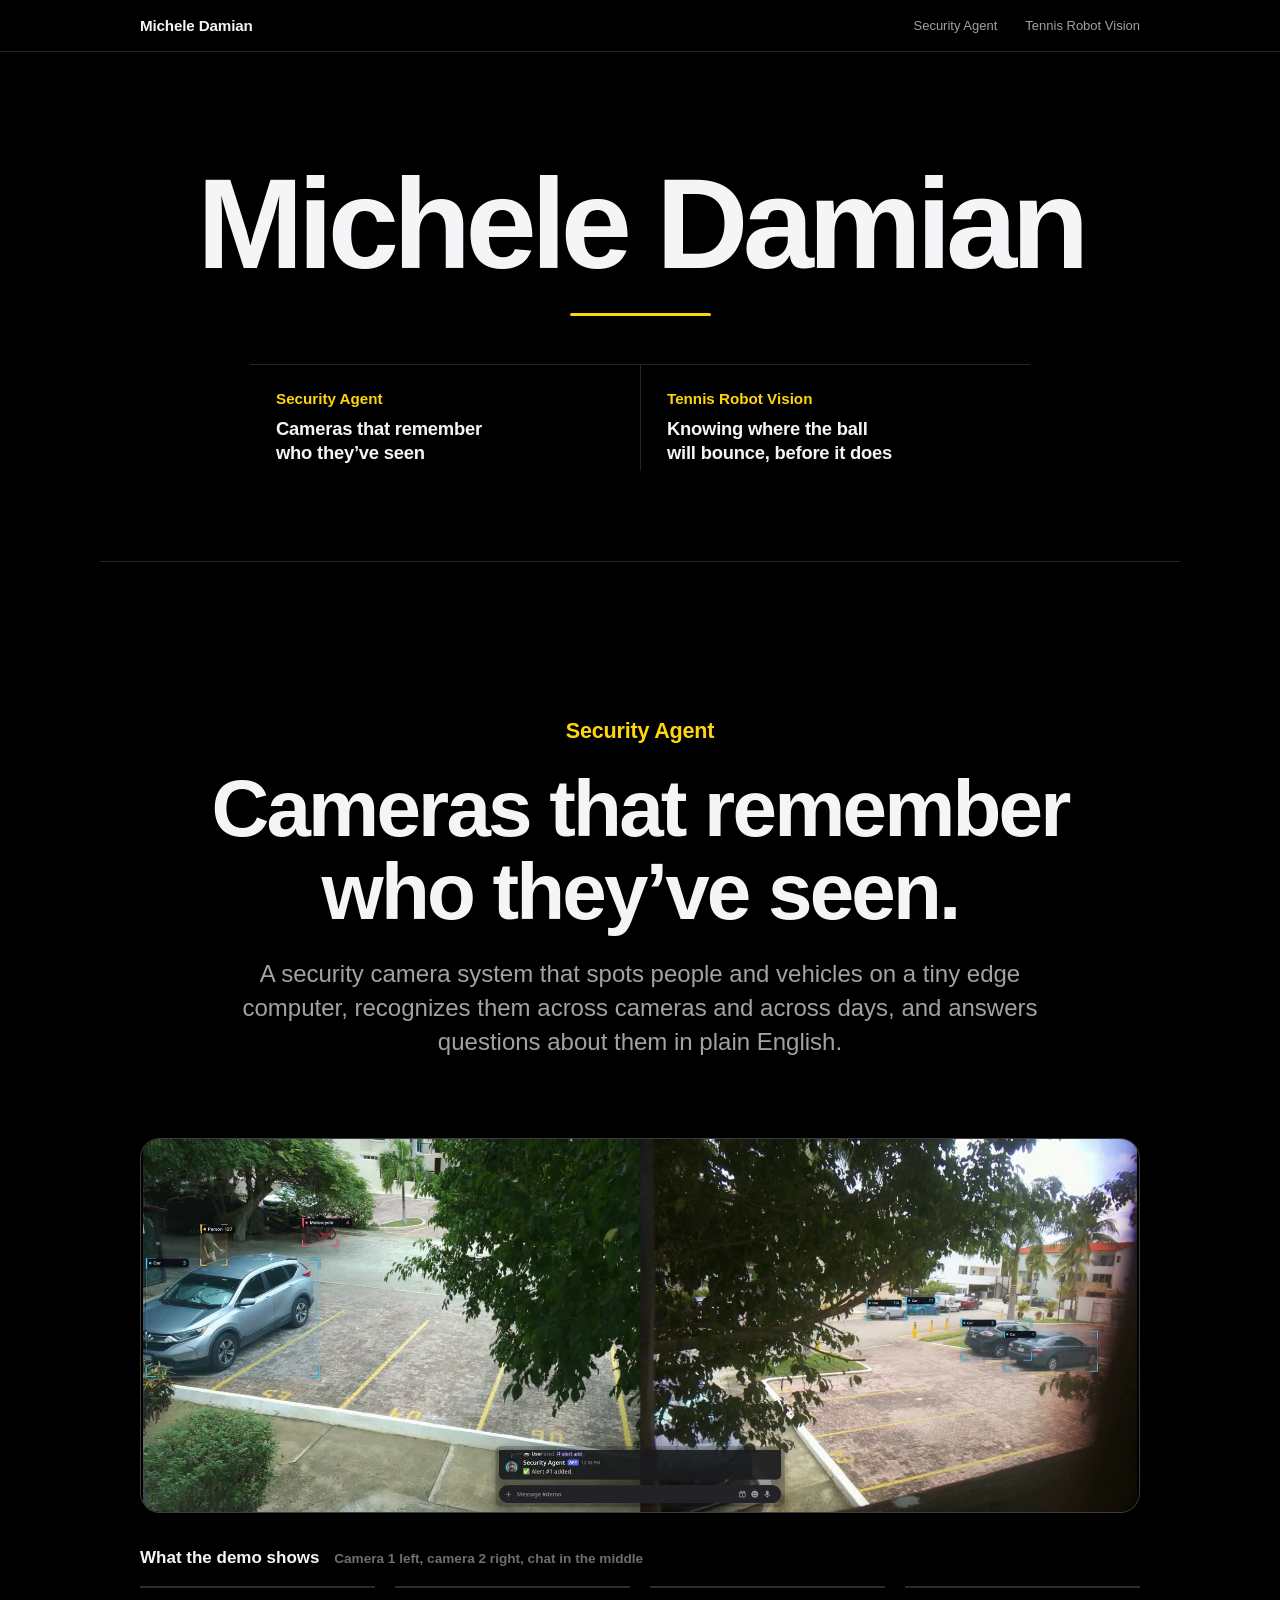
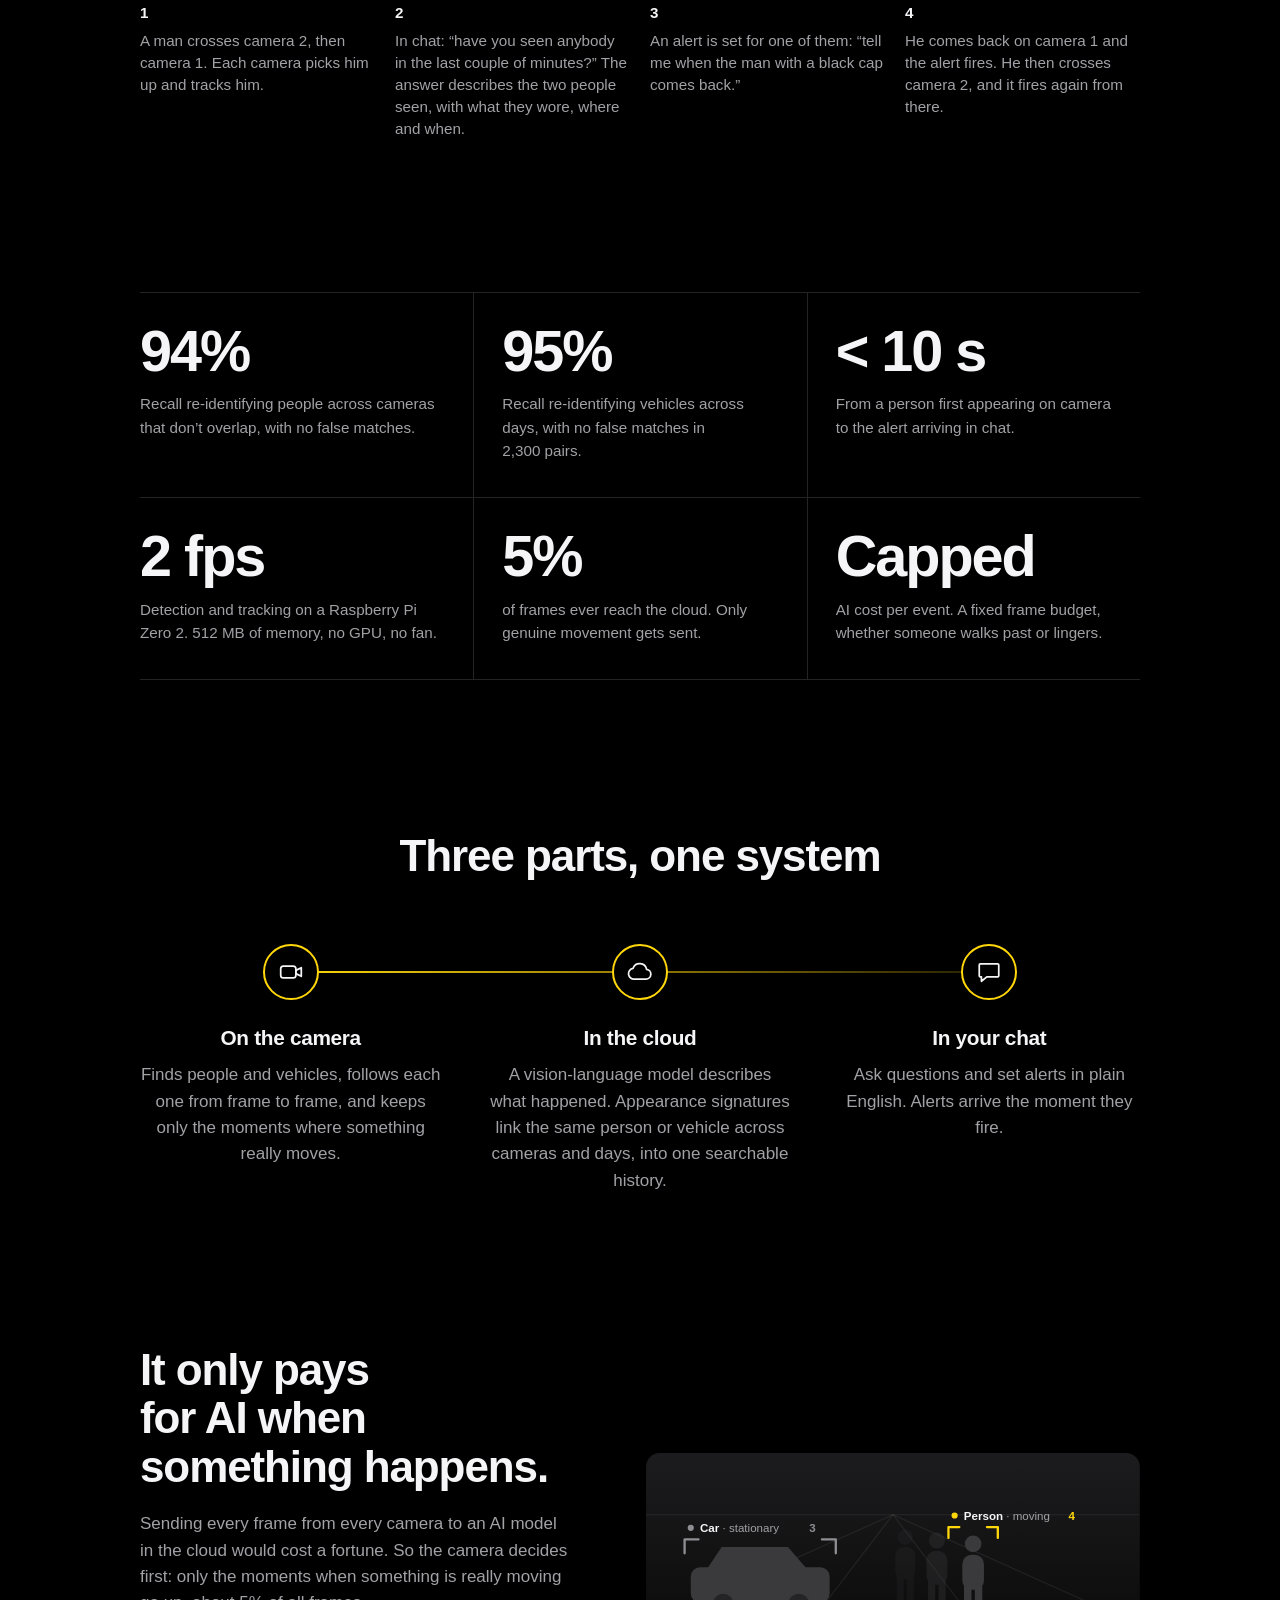
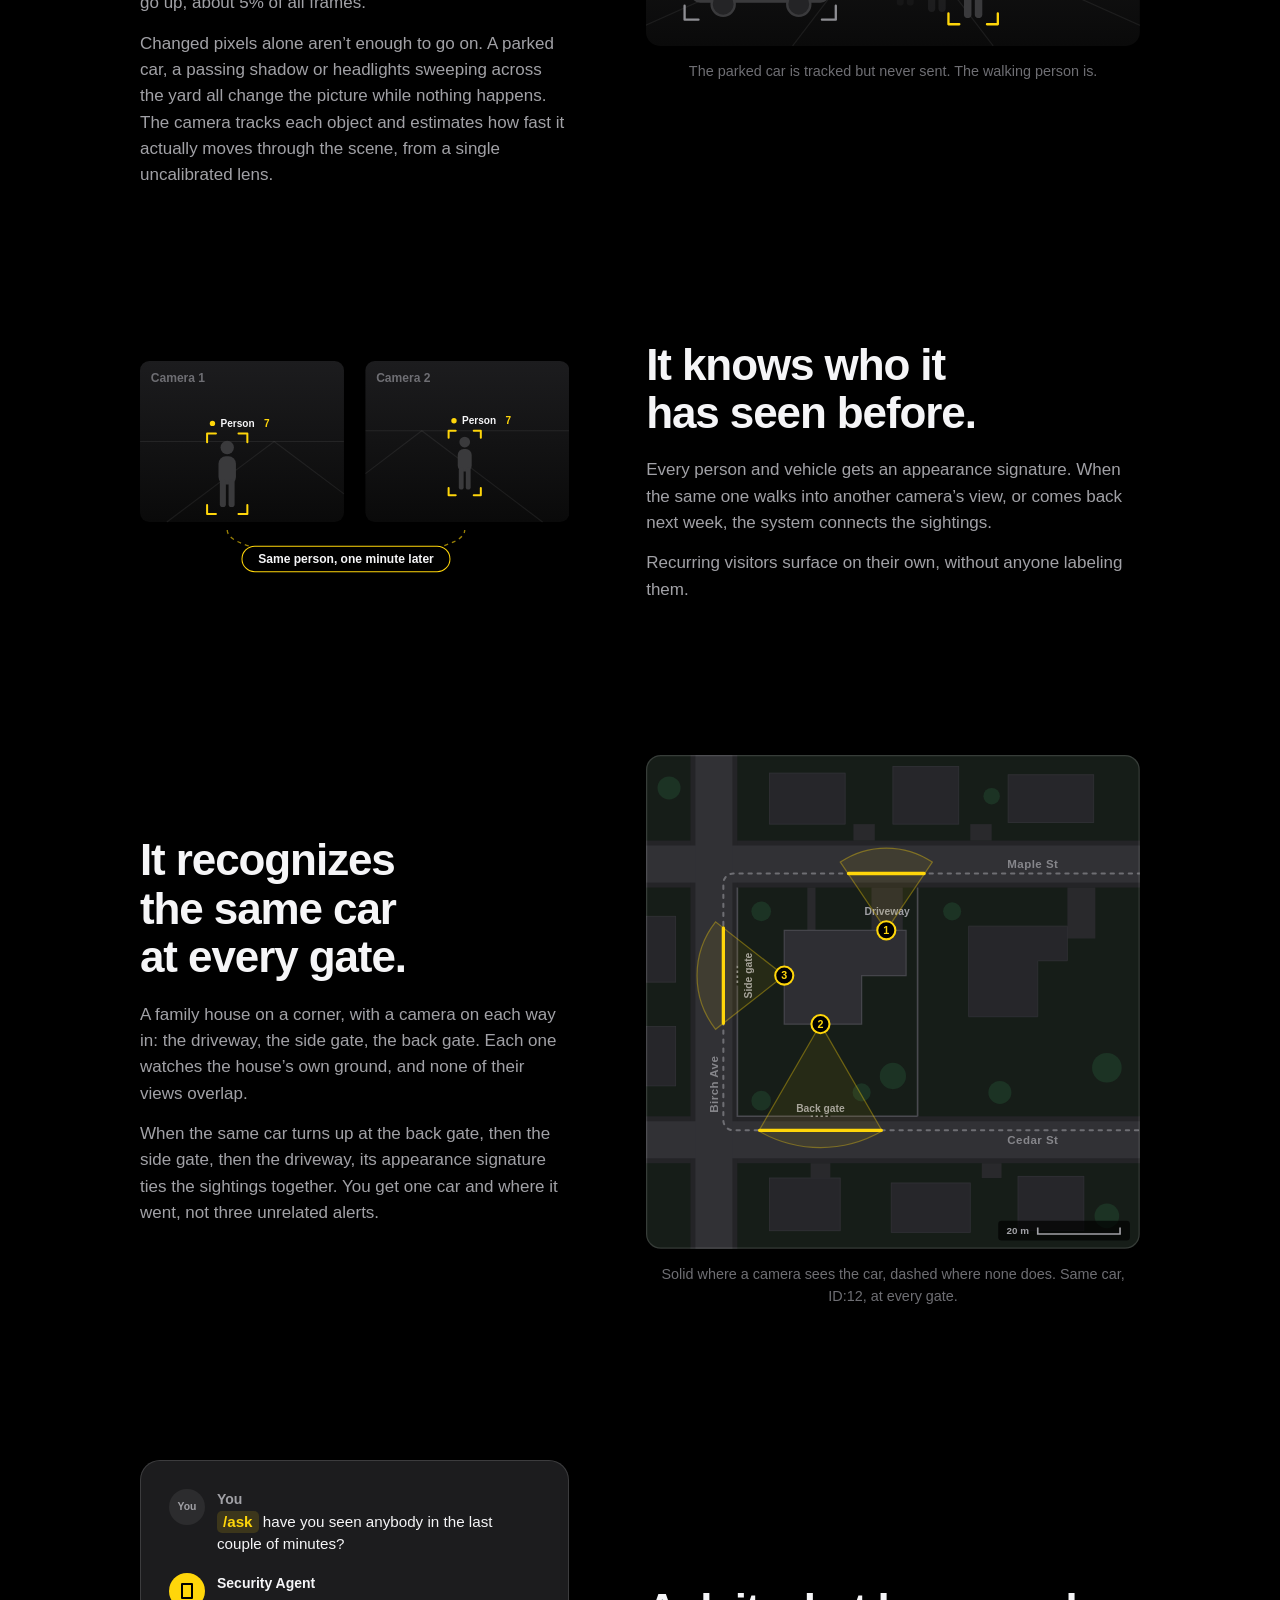
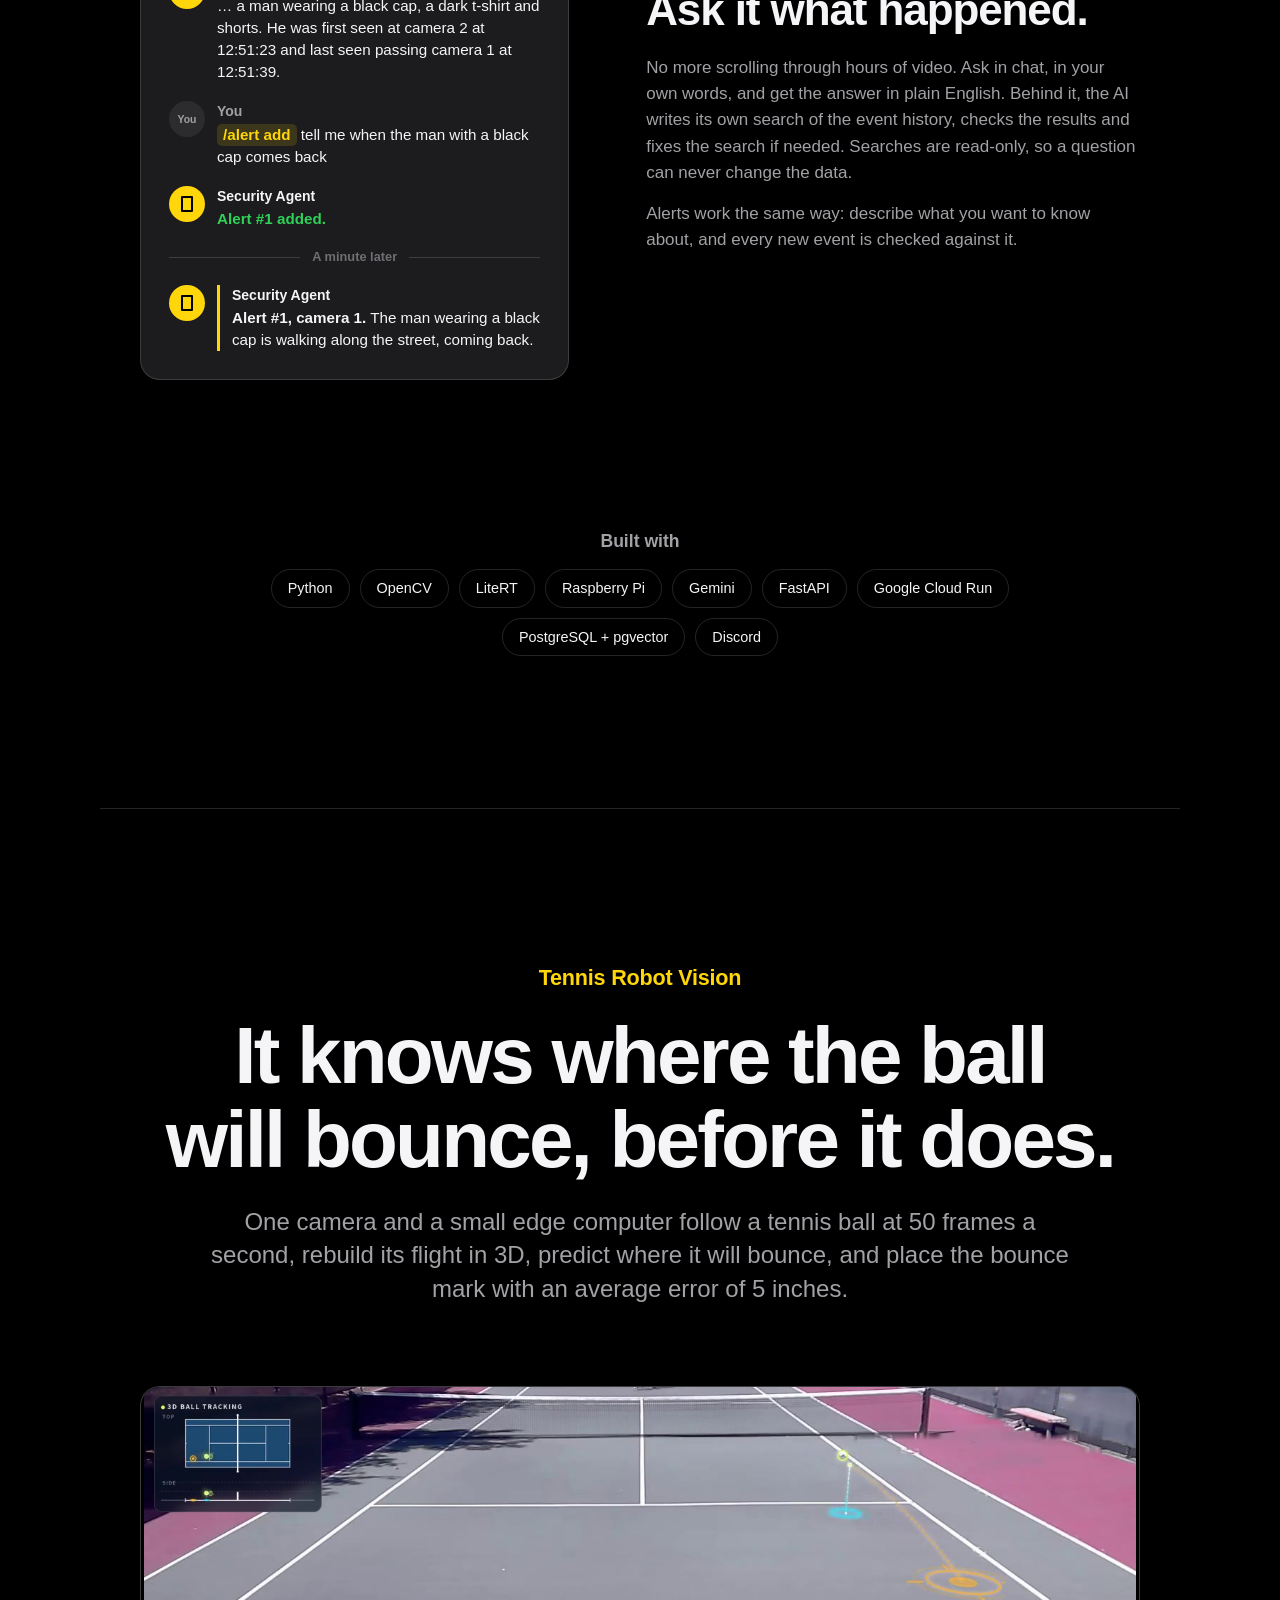
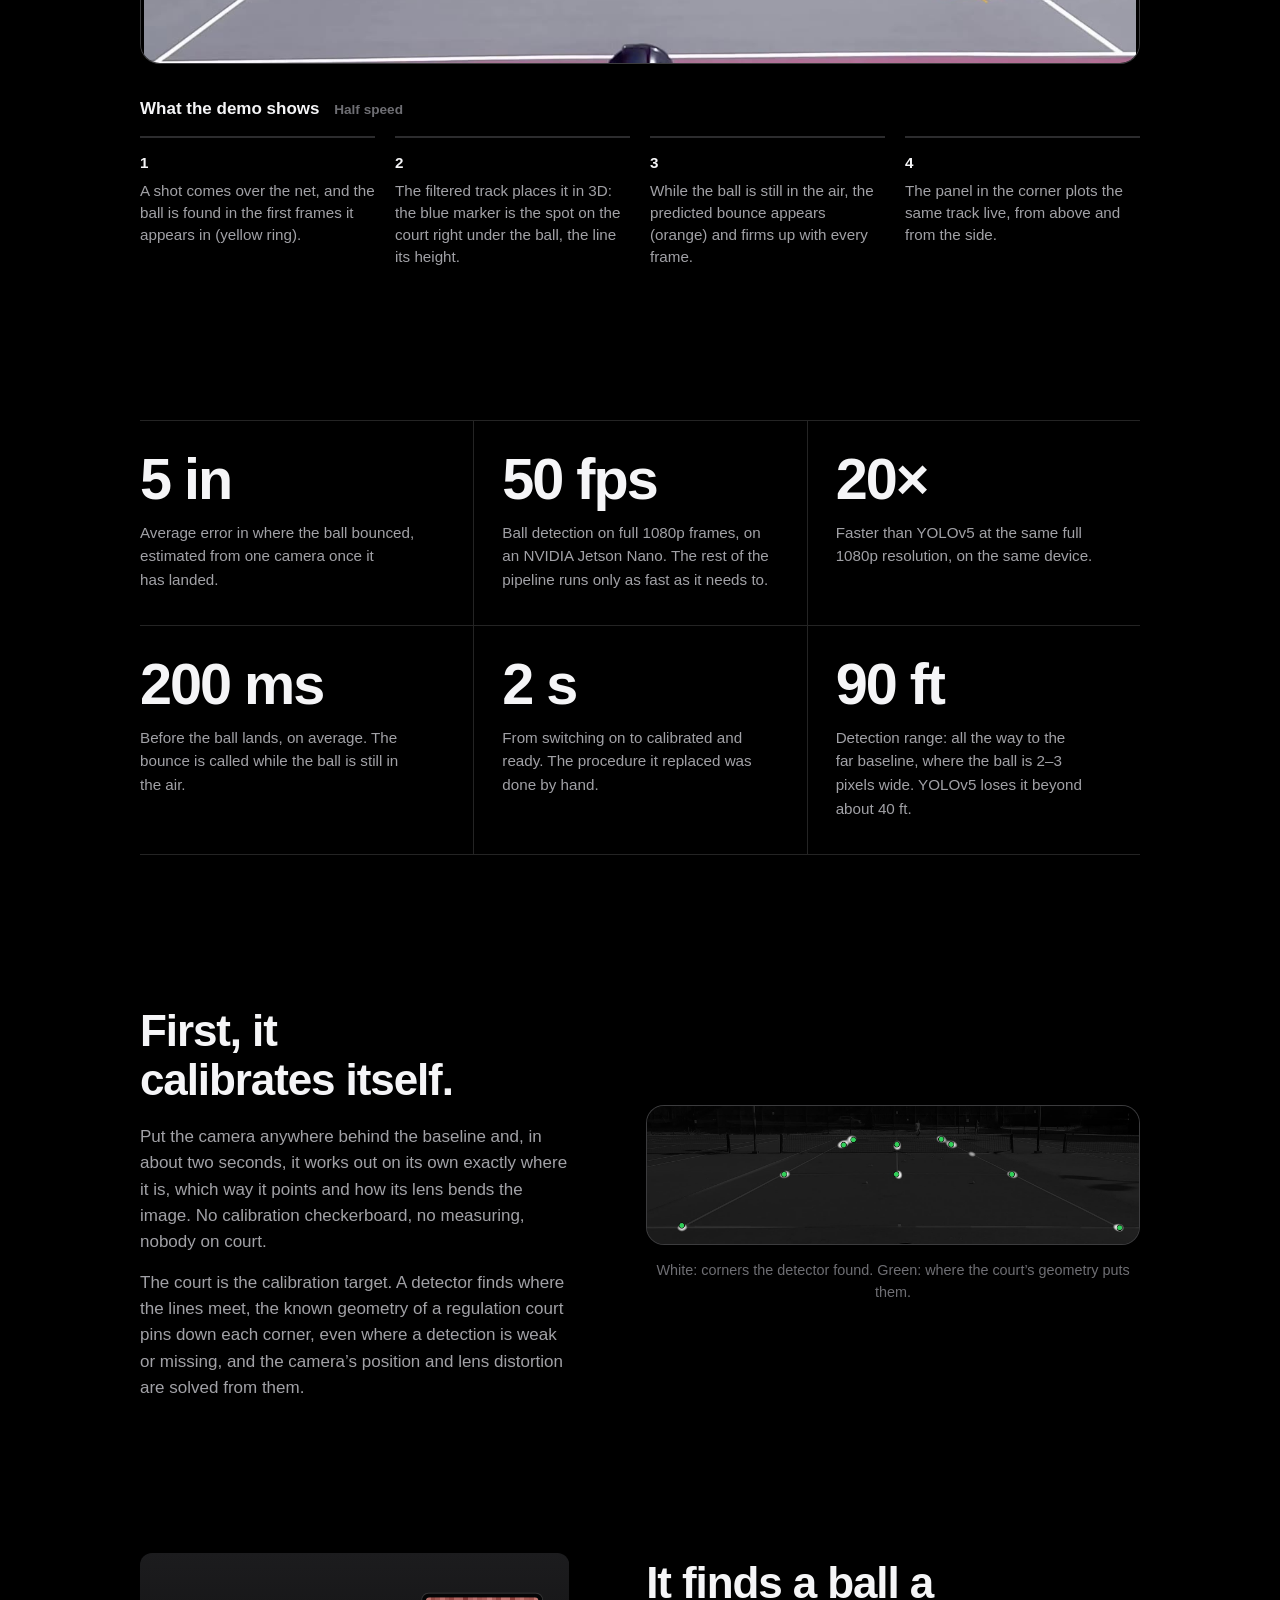
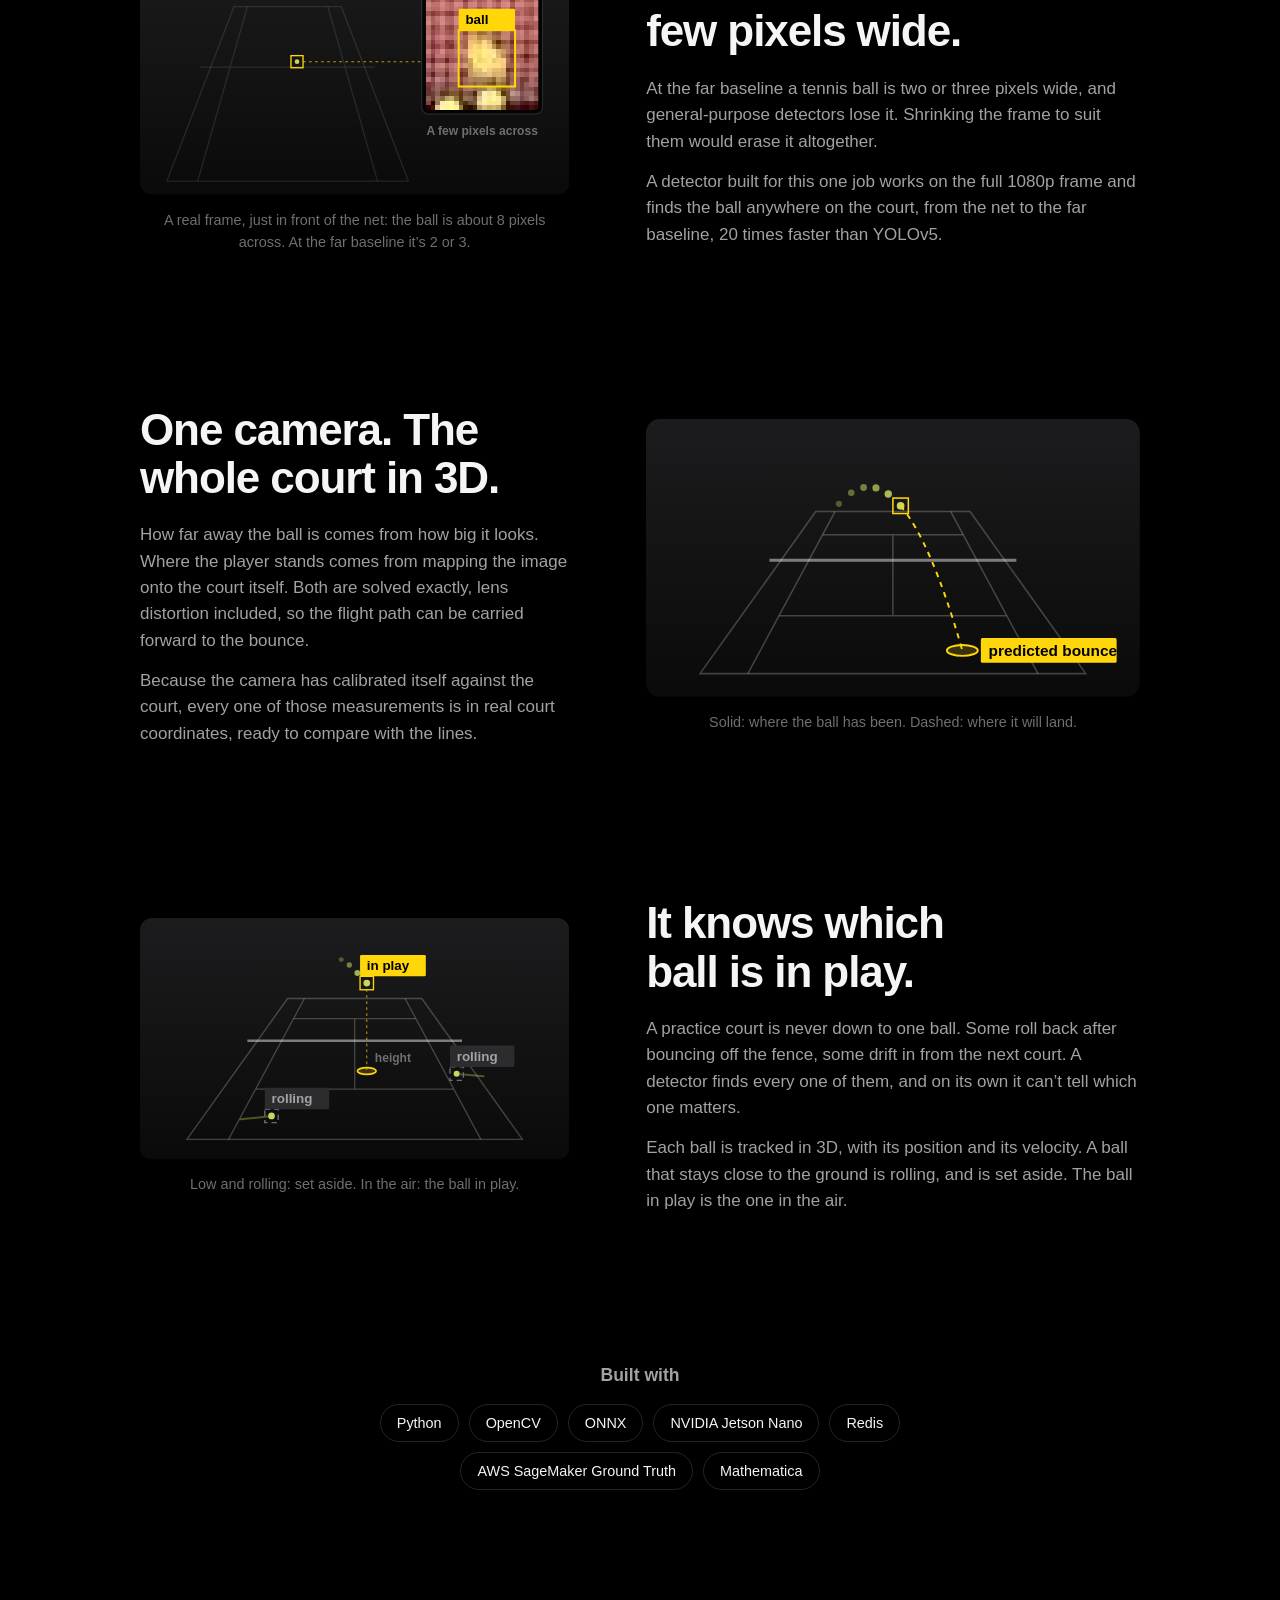
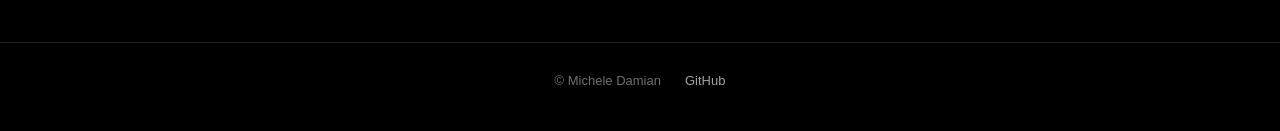
<file: index.html>
<!doctype html>
<html lang="en">
<head>
  <meta charset="utf-8">
  <meta name="viewport" content="width=device-width, initial-scale=1">

  <title>Michele Damian</title>
  <meta name="description" content="Computer vision and machine learning projects: a camera system that recognizes people and vehicles across cameras, and a single-camera tracker that calls a tennis ball’s bounce before it lands.">

  <link rel="canonical" href="https://micheledamian.com/">
  <meta property="og:type" content="website">
  <meta property="og:site_name" content="Michele Damian">
  <meta property="og:title" content="Michele Damian">
  <meta property="og:description" content="Edge perception, cross-camera re-identification and AI reasoning systems. Selected work, with results.">
  <meta property="og:url" content="https://micheledamian.com/">
  <meta property="og:image" content="https://micheledamian.com/assets/img/og-image.png">
  <meta property="og:image:width" content="1200">
  <meta property="og:image:height" content="630">
  <meta name="twitter:card" content="summary_large_image">

  <meta name="theme-color" content="#000000">
  <meta name="color-scheme" content="dark">
  <!-- Icons: favicon.ico (16/32/48) for older browsers, icon.svg for modern ones, apple-touch-icon
       for iPhone/iPad home screens, the manifest for Android. sizes="32x32" on the ICO stops Chrome
       from choosing it over the SVG. All in the site's root folder. -->
  <link rel="icon" href="favicon.ico" sizes="32x32">
  <link rel="icon" href="icon.svg" type="image/svg+xml">
  <link rel="apple-touch-icon" href="apple-touch-icon.png">
  <link rel="manifest" href="site.webmanifest">
  <link rel="stylesheet" href="assets/css/style.css">

  <!-- Umami analytics (cookieless). The website ID is public by design: every visitor
       downloads it with the page, like all analytics IDs. It is not a password.
       data-domains keeps local previews out of your stats. -->
  <script defer src="https://cloud.umami.is/script.js"
          data-website-id="90d5bbe8-dd16-4f67-9119-a26eb53c9093"
          data-domains="micheledamian.com,www.micheledamian.com"></script>
  <script defer src="assets/js/main.js"></script>
</head>

<body>
  <a class="skip" href="#main">Skip to content</a>

  <header class="nav">
    <div class="nav__inner">
      <a class="nav__name" href="#top">Michele Damian</a>
      <!-- Adding a project: add a link here and an entry in .index below -->
      <nav aria-label="Projects">
        <ul class="nav__links">
          <li><a href="#security-agent">Security Agent</a></li>
          <li><a href="#tennis-robot">Tennis Robot<span class="nav__more"> Vision</span></a></li>
        </ul>
      </nav>
    </div>
  </header>

  <!-- Project rail: filled in by main.js from every <article class="project"> (wide screens only) -->
  <nav class="rail" aria-label="Where you are on the page"><ol></ol></nav>

  <main id="main">

    <!-- ============================================================ -->
    <!-- Hero                                                          -->
    <!-- ============================================================ -->
    <section class="hero" id="top">
      <h1 class="hero__name">Michele Damian</h1>

      <ul class="index">
        <li>
          <a href="#security-agent">
            <span class="index__name">Security Agent</span>
            <span class="index__title">Cameras that remember who they’ve seen</span>
          </a>
        </li>
        <li>
          <a href="#tennis-robot">
            <span class="index__name">Tennis Robot Vision</span>
            <span class="index__title">Knowing where the ball will bounce, before it does</span>
          </a>
        </li>
      </ul>
    </section>

    <div id="work">

      <!-- ============================================================ -->
      <!-- Project: Security Agent                                      -->
      <!-- Resume link: https://micheledamian.com/security-agent (security-agent/index.html) -->
      <!-- ============================================================ -->
      <article class="project" id="security-agent" data-short="Security Agent" aria-labelledby="sa-title">

        <header class="section-head">
          <p class="project__name">Security Agent</p>
          <h2 id="sa-title">Cameras that remember who they’ve seen.</h2>
          <p class="lede">
            A security camera system that spots people and vehicles on a tiny edge computer,
            recognizes them across cameras and across days, and answers questions about them
            in plain English.
          </p>
        </header>

        <!-- Demo film: 1920x720 (8:3), 30 fps, H.264, about 1 minute, no audio, looping. Camera 1 on
             the left, camera 2 on the right, the chat in the middle. main.js pauses it off screen,
             and with reduced motion shows the still frame with controls instead of autoplaying. -->
        <figure class="film">
          <div class="film__frame film__frame--sa">
            <video autoplay loop muted playsinline preload="auto" data-loop
                   poster="assets/img/security-agent-poster.jpg"
                   aria-label="Demo: two cameras side by side with the chat between them. People are tracked across both cameras, a question in chat is answered, an alert is set, and it fires when the person comes back">
              <source src="assets/video/security-agent-demo.mp4" type="video/mp4">
            </video>
          </div>

          <figcaption class="film__caption">
            <p class="film__title">What the demo shows <span class="film__note">Camera&nbsp;1 left, camera&nbsp;2 right, chat in the middle</span></p>
            <ol class="chapters">
              <li>A man crosses camera&nbsp;2, then camera&nbsp;1. Each camera picks him up and tracks him.</li>
              <li>In chat: “have you seen anybody in the last couple of minutes?” The answer describes the two people seen, with what they wore, where and when.</li>
              <li>An alert is set for one of them: “tell me when the man with a black cap comes back.”</li>
              <li>He comes back on camera&nbsp;1 and the alert fires. He then crosses camera&nbsp;2, and it fires again from there.</li>
            </ol>
          </figcaption>
        </figure>

        <!-- Results -->
        <section class="results" aria-labelledby="sa-results">
          <h3 id="sa-results" class="sr-only">Results</h3>
          <ul class="stats">
            <li class="stat">
              <p class="stat__value">94%</p>
              <p class="stat__text">Recall re-identifying people across cameras that don’t overlap, with no false matches.</p>
            </li>
            <li class="stat">
              <p class="stat__value">95%</p>
              <p class="stat__text">Recall re-identifying vehicles across days, with no false matches in 2,300 pairs.</p>
            </li>
            <li class="stat">
              <p class="stat__value">&lt;&nbsp;10&nbsp;s</p>
              <p class="stat__text">From a person first appearing on camera to the alert arriving in chat.</p>
            </li>
            <li class="stat">
              <p class="stat__value">2&nbsp;fps</p>
              <p class="stat__text">Detection and tracking on a Raspberry Pi Zero&nbsp;2. 512&nbsp;MB of memory, no GPU, no fan.</p>
            </li>
            <li class="stat">
              <p class="stat__value">5%</p>
              <p class="stat__text">of frames ever reach the cloud. Only genuine movement gets sent.</p>
            </li>
            <li class="stat">
              <!-- Placeholder until a better sixth metric is chosen (see the PR discussion) -->
              <p class="stat__value">Capped</p>
              <p class="stat__text">AI cost per event. A fixed frame budget, whether someone walks past or lingers.</p>
            </li>
          </ul>
        </section>

        <!-- How it works -->
        <section class="flow" aria-labelledby="sa-flow">
          <h3 id="sa-flow" class="block-title">Three parts, one system</h3>
          <ol class="flow__steps">
            <li class="flow__step">
              <span class="flow__icon" aria-hidden="true">
                <svg viewBox="0 0 24 24"><rect x="2.5" y="6.5" width="14" height="11" rx="2.5"/><path d="M16.5 10.5l5-2.5v8l-5-2.5z"/></svg>
              </span>
              <h4>On the camera</h4>
              <p>Finds people and vehicles, follows each one from frame to frame, and keeps only the moments where something really moves.</p>
            </li>
            <li class="flow__step">
              <span class="flow__icon" aria-hidden="true">
                <svg viewBox="0 0 24 24"><path d="M7 18.5h10.5a4.5 4.5 0 0 0 .6-8.96A6.5 6.5 0 0 0 5.6 8.6 5 5 0 0 0 7 18.5z"/></svg>
              </span>
              <h4>In the cloud</h4>
              <p>A vision-language model describes what happened. Appearance signatures link the same person or vehicle across cameras and days, into one searchable history.</p>
            </li>
            <li class="flow__step">
              <span class="flow__icon" aria-hidden="true">
                <svg viewBox="0 0 24 24"><path d="M4 4.5h16a1 1 0 0 1 1 1v10a1 1 0 0 1-1 1H10l-5 4v-4H4a1 1 0 0 1-1-1v-10a1 1 0 0 1 1-1z"/></svg>
              </span>
              <h4>In your chat</h4>
              <p>Ask questions and set alerts in plain English. Alerts arrive the moment they fire.</p>
            </li>
          </ol>
        </section>

        <!-- Feature: real motion -->
        <section class="feature" aria-labelledby="f-motion">
          <div class="feature__text">
            <h3 id="f-motion">It only pays for AI when something happens.</h3>
            <p>
              Sending every frame from every camera to an AI model in the cloud would cost a fortune.
              So the camera decides first: only the moments when something is really moving go up,
              about 5% of all frames.
            </p>
            <p>
              Changed pixels alone aren’t enough to go on. A parked car, a passing shadow or headlights
              sweeping across the yard all change the picture while nothing happens. The camera tracks
              each object and estimates how fast it actually moves through the scene, from a single
              uncalibrated lens.
            </p>
          </div>
          <figure class="feature__visual">
            <svg class="scene" viewBox="0 110 640 250" role="img" aria-labelledby="motion-desc">
              <title id="motion-desc">A parked car marked as stationary and ignored, next to a walking person marked as moving</title>
              <defs>
                <linearGradient id="sky" x1="0" y1="0" x2="0" y2="1">
                  <stop offset="0" stop-color="#1c1c1e"/>
                  <stop offset="1" stop-color="#0a0a0a"/>
                </linearGradient>
                <symbol id="walker" viewBox="0 0 40 100">
                  <circle cx="20" cy="11" r="10"/>
                  <rect x="7" y="24" width="26" height="42" rx="11"/>
                  <rect x="9" y="58" width="9" height="42" rx="4.5"/>
                  <rect x="22" y="58" width="9" height="42" rx="4.5"/>
                </symbol>
              </defs>
              <rect x="0" y="110" width="640" height="250" rx="18" fill="url(#sky)"/>
              <g class="scene__ground">
                <line x1="0" y1="190" x2="640" y2="190"/>
                <line x1="320" y1="190" x2="-60" y2="360"/>
                <line x1="320" y1="190" x2="700" y2="360"/>
                <line x1="320" y1="190" x2="190" y2="360"/>
                <line x1="320" y1="190" x2="450" y2="360"/>
              </g>

              <!-- Parked car: tracked, stationary, ignored -->
              <g class="scene__obj">
                <path d="M78 262 l20-30 h86 l26 30z"/>
                <rect x="58" y="258" width="180" height="46" rx="12"/>
                <circle cx="100" cy="306" r="15" class="scene__wheel"/>
                <circle cx="198" cy="306" r="15" class="scene__wheel"/>
              </g>
              <g class="det det--idle"><path class="det__corners" d="M50 240V222H68M228 222H246V240M246 308V326H228M68 326H50V308"/><g transform="translate(44 194)"><circle class="det__dot" cx="14" cy="13" r="4"/><text class="det__name" x="26" y="18.5">Car<tspan class="det__status"> · stationary</tspan></text><text class="det__id" x="176" y="18.5">3</text></g></g>

              <!-- Walking person: trail, then current box -->
              <use href="#walker" x="316" y="208" width="40" height="100" class="scene__ghost" opacity=".18"/>
              <use href="#walker" x="356" y="212" width="42" height="104" class="scene__ghost" opacity=".35"/>
              <use href="#walker" x="402" y="216" width="44" height="108" class="scene__obj"/>
              <g class="det det--live"><path class="det__corners" d="M392 220.08V206H406.08M441.92 206H456V220.08M456 317.92V332H441.92M406.08 332H392V317.92"/><g transform="translate(386 178)"><circle class="det__dot" cx="14" cy="13" r="4"/><text class="det__name" x="26" y="18.5">Person<tspan class="det__status"> · moving</tspan></text><text class="det__id" x="170" y="18.5">4</text></g></g>
            </svg>
            <figcaption>The parked car is tracked but never sent. The walking person is.</figcaption>
          </figure>
        </section>

        <!-- Feature: re-identification -->
        <section class="feature feature--flip" aria-labelledby="f-reid">
          <div class="feature__text">
            <h3 id="f-reid">It knows who it has seen before.</h3>
            <p>
              Every person and vehicle gets an appearance signature. When the same one walks into another
              camera’s view, or comes back next week, the system connects the sightings.
            </p>
            <p>Recurring visitors surface on their own, without anyone labeling them.</p>
          </div>
          <figure class="feature__visual">
            <svg class="scene" viewBox="0 0 640 330" role="img" aria-labelledby="reid-desc">
              <title id="reid-desc">The same person seen by camera 1 and, one minute later, by camera 2, keeping the same identity</title>
              <defs>
                <linearGradient id="sky2" x1="0" y1="0" x2="0" y2="1">
                  <stop offset="0" stop-color="#1c1c1e"/>
                  <stop offset="1" stop-color="#0a0a0a"/>
                </linearGradient>
              </defs>

              <!-- Camera 1 -->
              <rect x="0" y="0" width="304" height="240" rx="14" fill="url(#sky2)"/>
              <g class="scene__ground">
                <line x1="0" y1="120" x2="304" y2="120"/>
                <line x1="200" y1="120" x2="40" y2="240"/>
                <line x1="200" y1="120" x2="304" y2="198"/>
              </g>
              <text class="scene__label" x="16" y="32">Camera 1</text>
              <use href="#walker" x="110" y="118" width="40" height="100" class="scene__obj"/>
              <g class="det det--live"><path class="det__corners" d="M100 121.2V108H113.2M146.8 108H160V121.2M160 214.8V228H146.8M113.2 228H100V214.8"/><g transform="translate(94 80)"><circle class="det__dot" cx="14" cy="13" r="4"/><text class="det__name" x="26" y="18.5">Person</text><text class="det__id" x="99" y="18.5">7</text></g></g>

              <!-- Camera 2 -->
              <rect x="336" y="0" width="304" height="240" rx="14" fill="url(#sky2)"/>
              <g class="scene__ground">
                <line x1="336" y1="104" x2="640" y2="104"/>
                <line x1="420" y1="104" x2="336" y2="168"/>
                <line x1="420" y1="104" x2="600" y2="240"/>
              </g>
              <text class="scene__label" x="352" y="32">Camera 2</text>
              <use href="#walker" x="468" y="112" width="32" height="80" class="scene__obj"/>
              <g class="det det--live"><path class="det__corners" d="M460 114.56V104H470.56M497.44 104H508V114.56M508 189.44V200H497.44M470.56 200H460V189.44"/><g transform="translate(454 76)"><circle class="det__dot" cx="14" cy="13" r="4"/><text class="det__name" x="26" y="18.5">Person</text><text class="det__id" x="99" y="18.5">7</text></g></g>

              <!-- Link -->
              <path class="scene__link" d="M130 252 C130 304, 484 304, 484 252"/>
              <g class="pill" transform="translate(152 276)">
                <rect width="310" height="38" rx="19"/>
                <text x="155" y="25" text-anchor="middle">Same person, one minute later</text>
              </g>
            </svg>
          </figure>
        </section>

        <!-- Feature: one vehicle across cameras that don't overlap -->
        <section class="feature" aria-labelledby="f-map">
          <div class="feature__text">
            <h3 id="f-map">It recognizes the same car at every gate.</h3>
            <p>
              A family house on a corner, with a camera on each way in: the driveway, the side gate,
              the back gate. Each one watches the house’s own ground, and none of their views overlap.
            </p>
            <p>
              When the same car turns up at the back gate, then the side gate, then the driveway,
              its appearance signature ties the sightings together. You get one car and where it went,
              not three unrelated alerts.
            </p>
          </div>
          <figure class="feature__visual">
            <svg class="scene map is-seen" viewBox="0 0 600 600" role="img" aria-labelledby="map-desc">
              <title id="map-desc">Map of a corner house bordered by three streets, with a neighbour's house on the fourth side. Three numbered cameras on the house watch the driveway, the side gate and the back gate; their views don't overlap and stop at the street. A car drives past the back gate, the side gate and the driveway, and each camera picks it up in turn as car ID 12.</title>
              <defs><clipPath id="map-clip"><rect width="600" height="600" rx="18"/></clipPath></defs>
              <g clip-path="url(#map-clip)">
                <rect class="map__lawn" width="600" height="600"/>
                <!-- streets and pavements -->
                <g class="map__walk"><rect x="0" y="104" width="600" height="57"/><rect x="0" y="439" width="600" height="57"/><rect x="54" y="0" width="57" height="600"/></g>
                <g class="map__road"><rect x="0" y="110" width="600" height="45"/><rect x="0" y="445" width="600" height="45"/><rect x="60" y="0" width="45" height="600"/></g>
                <!-- houses across the street -->
                <g class="map__house">
                  <rect x="150" y="22" width="92" height="62"/><rect x="300" y="14" width="80" height="70"/><rect x="440" y="24" width="104" height="58"/>
                  <rect x="0" y="196" width="36" height="80"/><rect x="0" y="330" width="36" height="72"/>
                  <rect x="150" y="514" width="86" height="64"/><rect x="298" y="520" width="96" height="60"/><rect x="452" y="512" width="80" height="66"/>
                </g>
                <g class="map__drive"><rect x="252" y="84" width="26" height="20"/><rect x="394" y="84" width="26" height="20"/><rect x="200" y="496" width="24" height="18"/><rect x="408" y="496" width="24" height="18"/></g>
                <!-- the neighbour -->
                <path class="map__fence" d="M330 161V439"/>
                <rect class="map__drive" x="512" y="161" width="34" height="62"/>
                <path class="map__house" d="M392 208H512V250H476V318H392Z"/>
                <!-- the family house: driveway, garage, house, fence with a side gate and a back gate -->
                <rect class="map__drive" x="274" y="161" width="38" height="52"/>
                <path class="map__drive" d="M196 161H206V213H196Z"/>
                <path class="map__fence" d="M111 161V256M111 280V439H200M224 439H330"/>
                <path class="map__gate" d="M111 256V280M200 439H224"/>
                <path class="map__house map__house--home" d="M168 213H316V268H262V327H168Z"/>
                <g class="map__tree"><circle cx="140" cy="190" r="12"/><circle cx="300" cy="390" r="16"/><circle cx="262" cy="410" r="11"/><circle cx="140" cy="420" r="12"/><circle cx="560" cy="380" r="18"/><circle cx="430" cy="410" r="14"/><circle cx="372" cy="190" r="11"/><circle cx="28" cy="40" r="14"/><circle cx="560" cy="560" r="15"/><circle cx="420" cy="50" r="10"/></g>
                <g class="map__place">
                  <text x="293" y="190">Driveway</text>
                  <text x="212" y="430">Back gate</text>
                  <text transform="translate(124 268) rotate(-90)">Side gate</text>
                </g>
                <g class="map__street">
                  <text x="470" y="132.5">Maple St</text>
                  <text x="470" y="467.5">Cedar St</text>
                  <text transform="translate(82.5 400) rotate(-90)">Birch Ave</text>
                </g>
                <!-- camera views: none overlap, and none reach past the street -->
                <path class="map__fov" d="M292 213L236.1 130.1A100 100 0 0 1 347.9 130.1Z" data-cam="1" data-x="292" data-y="213" data-dir="-90" data-half="34" data-range="100"/>
                <path class="map__fov is-active" d="M212 327L287.0 456.9A150 150 0 0 1 137.0 456.9Z" data-cam="2" data-x="212" data-y="327" data-dir="90" data-half="30" data-range="150"/>
                <path class="map__fov" d="M168 268L84.5 333.3A106 106 0 0 1 84.5 202.7Z" data-cam="3" data-x="168" data-y="268" data-dir="180" data-half="38" data-range="106"/>
                <!-- the car's route: dashed where no camera sees it, solid where one does -->
                <path class="map__route" id="map-route" d="M620 456H106A12 12 0 0 1 94 444V156A12 12 0 0 1 106 144H620"/>
                <path class="map__seen" d="M286 456L138 456M94 326L94 210M246 144L338 144"/>
                <g class="map__cam" data-cam="1" transform="translate(292 213)"><circle r="11"/><text y="4.5" text-anchor="middle">1</text></g>
                <g class="map__cam is-active" data-cam="2" transform="translate(212 327)"><circle r="11"/><text y="4.5" text-anchor="middle">2</text></g>
                <g class="map__cam" data-cam="3" transform="translate(168 268)"><circle r="11"/><text y="4.5" text-anchor="middle">3</text></g>
                <!-- the car (shown at the back gate, where camera 2 sees it; main.js drives it round the house) -->
                <g class="map__car" transform="translate(212 456)">
                  <g class="map__car-body" transform="rotate(180)">
                    <rect x="-12.5" y="-6.5" width="25" height="13" rx="3.5"/>
                    <path class="map__car-glass" d="M3.5 -5h4v10h-4zM-10 -4.5h3v9h-3z"/>
                  </g>
                  <g class="det det--live map__spot"><path class="det__corners" d="M-17 -9V-17H-9M9 -17H17V-9M17 9V17H9M-9 17H-17V9"/></g>
                </g>
                <g class="det det--live map__spot map__tag" transform="translate(189 411)"><circle class="det__dot" cx="14" cy="13" r="4"/><text class="det__name" x="26" y="18.5">Car</text><text class="det__id" x="83" y="18.5">12</text></g>
                <g class="map__scale" transform="translate(428 566)">
                  <rect width="160" height="24" rx="4"/>
                  <text x="10" y="16.5">20 m</text>
                  <path d="M48 8v8h100V8"/>
                </g>
              </g>
              <rect class="map__edge" x="0.75" y="0.75" width="598.5" height="598.5" rx="17.25"/>
            </svg>
            <figcaption>Solid where a camera sees the car, dashed where none does. Same car, ID:12, at every gate.</figcaption>
          </figure>
        </section>

        <!-- Feature: chat -->
        <section class="feature feature--flip" aria-labelledby="f-chat">
          <div class="feature__text">
            <h3 id="f-chat">Ask it what happened.</h3>
            <p>
              No more scrolling through hours of video. Ask in chat, in your own words, and get the answer
              in plain English. Behind it, the AI writes its own search of the event history, checks the
              results and fixes the search if needed. Searches are read-only, so a question can never change
              the data.
            </p>
            <p>
              Alerts work the same way: describe what you want to know about, and every new event is
              checked against it.
            </p>
          </div>
          <figure class="feature__visual">
            <!-- The demo film's conversation, condensed (the full version is in the film) -->
            <div class="chat" role="img" aria-label="Example chat: asking who the cameras saw, setting an alert, and receiving it">
              <div class="msg msg--you">
                <span class="avatar avatar--you" aria-hidden="true">You</span>
                <div>
                  <p class="msg__who">You</p>
                  <p><span class="cmd">/ask</span> have you seen anybody in the last couple of minutes?</p>
                </div>
              </div>
              <div class="msg">
                <span class="avatar avatar--bot" aria-hidden="true"></span>
                <div>
                  <p class="msg__who">Security Agent</p>
                  <p>… a man wearing a black cap, a dark t-shirt and shorts. He was first seen at camera&nbsp;2 at 12:51:23 and last seen passing camera&nbsp;1 at 12:51:39.</p>
                </div>
              </div>
              <div class="msg msg--you">
                <span class="avatar avatar--you" aria-hidden="true">You</span>
                <div>
                  <p class="msg__who">You</p>
                  <p><span class="cmd">/alert add</span> tell me when the man with a black cap comes back</p>
                </div>
              </div>
              <div class="msg">
                <span class="avatar avatar--bot" aria-hidden="true"></span>
                <div>
                  <p class="msg__who">Security Agent</p>
                  <p><span class="ok">Alert #1 added.</span></p>
                </div>
              </div>
              <p class="chat__gap">A minute later</p>
              <div class="msg msg--alert">
                <span class="avatar avatar--bot" aria-hidden="true"></span>
                <div>
                  <p class="msg__who">Security Agent</p>
                  <p><strong>Alert #1, camera&nbsp;1.</strong> The man wearing a black cap is walking along the street, coming back.</p>
                </div>
              </div>
            </div>
          </figure>
        </section>

        <!-- Stack -->
        <section class="stack" aria-labelledby="sa-stack">
          <h3 id="sa-stack" class="block-title block-title--small">Built with</h3>
          <ul class="chips">
            <li>Python</li>
            <li>OpenCV</li>
            <li>LiteRT</li>
            <li>Raspberry Pi</li>
            <li>Gemini</li>
            <li>FastAPI</li>
            <li>Google Cloud Run</li>
            <li>PostgreSQL + pgvector</li>
            <li>Discord</li>
          </ul>
        </section>

      </article>

      <!-- ============================================================ -->
      <!-- Project: Tennis Robot Vision                                 -->
      <!-- Resume link: https://micheledamian.com/tennis-robot (tennis-robot/index.html)     -->
      <!-- ============================================================ -->
      <article class="project" id="tennis-robot" data-short="Tennis Robot Vision" aria-labelledby="tr-title">

        <header class="section-head">
          <p class="project__name">Tennis Robot Vision</p>
          <h2 id="tr-title">It knows where the ball will bounce, before it does.</h2>
          <p class="lede">
            One camera and a small edge computer follow a tennis ball at 50 frames a second,
            rebuild its flight in 3D, predict where it will bounce, and place the bounce mark with
            an average error of 5 inches.
          </p>
        </header>

        <!-- Demo film: 1396x388, 15 fps (half the original frame rate, so the ball is easier to
             follow), about 5 seconds, looping. main.js pauses it off screen, and with reduced
             motion shows the still frame with controls instead of autoplaying. -->
        <figure class="film">
          <div class="film__frame film__frame--wide">
            <video autoplay loop muted playsinline preload="auto" data-loop
                   poster="assets/img/tennis-robot-poster.jpg"
                   aria-label="Demo: one camera tracks a tennis ball on the near half of the court, predicts where it will bounce, and plots it on top and side views of the court">
              <source src="assets/video/tennis-robot-demo.mp4" type="video/mp4">
            </video>
          </div>

          <figcaption class="film__caption">
            <p class="film__title">What the demo shows <span class="film__note">Half speed</span></p>
            <ol class="chapters">
              <li>A shot comes over the net, and the ball is found in the first frames it appears in (yellow ring).</li>
              <li>The filtered track places it in 3D: the blue marker is the spot on the court right under the ball, the line its height.</li>
              <li>While the ball is still in the air, the predicted bounce appears (orange) and firms up with every frame.</li>
              <li>The panel in the corner plots the same track live, from above and from the side.</li>
            </ol>
          </figcaption>
        </figure>

        <!-- Results -->
        <section class="results" aria-labelledby="tr-results">
          <h3 id="tr-results" class="sr-only">Results</h3>
          <ul class="stats">
            <li class="stat">
              <p class="stat__value">5&nbsp;in</p>
              <p class="stat__text">Average error in where the ball bounced, estimated from one camera once it has landed.</p>
            </li>
            <li class="stat">
              <p class="stat__value">50&nbsp;fps</p>
              <p class="stat__text">Ball detection on full 1080p frames, on an NVIDIA Jetson Nano. The rest of the pipeline runs only as fast as it needs to.</p>
            </li>
            <li class="stat">
              <!-- Estimate, not a benchmark: YOLOv5s at the full 1920x1088 input (it can't be downscaled
                   without losing the ball) runs at roughly 2-3 fps on a Jetson Nano with TensorRT FP16,
                   against 50 fps here. -->
              <p class="stat__value">20×</p>
              <p class="stat__text">Faster than YOLOv5 at the same full 1080p resolution, on the same device.</p>
            </li>
            <li class="stat">
              <p class="stat__value">200&nbsp;ms</p>
              <p class="stat__text">Before the ball lands, on average. The bounce is called while the ball is still in the air.</p>
            </li>
            <li class="stat">
              <p class="stat__value">2&nbsp;s</p>
              <p class="stat__text">From switching on to calibrated and ready. The procedure it replaced was done by hand.</p>
            </li>
            <li class="stat">
              <!-- The ball is ~225 px / distance-in-ft wide at 1080p (2-3 px at 90 ft). YOLOv5 needs about
                   5-6 px (4x stem downsampling, stride-8 smallest head), i.e. within ~40 ft at full
                   resolution, and ~12-15 ft if downscaled to 640 px. -->
              <p class="stat__value">90&nbsp;ft</p>
              <p class="stat__text">Detection range: all the way to the far baseline, where the ball is 2–3 pixels wide. YOLOv5 loses it beyond about 40&nbsp;ft.</p>
            </li>
          </ul>
        </section>

        <!-- Feature: court keypoints, the basis of the self-calibration -->
        <section class="feature" aria-labelledby="f-court">
          <div class="feature__text">
            <h3 id="f-court">First, it calibrates itself.</h3>
            <p>
              Put the camera anywhere behind the baseline and, in about two seconds, it works out on its
              own exactly where it is, which way it points and how its lens bends the image. No
              calibration checkerboard, no measuring, nobody on court.
            </p>
            <p>
              The court is the calibration target. A detector finds where the lines meet, the known
              geometry of a regulation court pins down each corner, even where a detection is weak or
              missing, and the camera’s position and lens distortion are solved from them.
            </p>
          </div>
          <figure class="feature__visual">
            <img class="shot" src="assets/img/tennis-court-keypoints.jpg" width="1720" height="480" loading="lazy"
                 alt="The court seen from behind the near baseline, faded: white glows where the court detector found the lines meeting, each with a green dot where the fitted court geometry places that corner">
            <figcaption>White: corners the detector found. Green: where the court’s geometry puts them.</figcaption>
          </figure>
        </section>

        <!-- Feature: tiny object -->
        <section class="feature feature--flip" aria-labelledby="f-tiny">
          <div class="feature__text">
            <h3 id="f-tiny">It finds a ball a few pixels wide.</h3>
            <p>
              At the far baseline a tennis ball is two or three pixels wide, and general-purpose
              detectors lose it. Shrinking the frame to suit them would erase it altogether.
            </p>
            <p>
              A detector built for this one job works on the full 1080p frame and finds the ball
              anywhere on the court, from the net to the far baseline, 20 times faster than YOLOv5.
            </p>
          </div>
          <figure class="feature__visual">
            <svg class="scene" viewBox="0 0 640 360" role="img" aria-labelledby="tiny-desc">
              <title id="tiny-desc">A court seen from behind the near baseline; a ball in flight just in front of the net is detected, and the real frame around it is shown magnified: the ball is about 8 pixels across</title>
              <rect width="640" height="360" rx="18" fill="url(#sky)"/>
              <g class="scene__court scene__court--faint">
                <path d="M40 340 L400 340 L300 80 L140 80 Z"/>
                <path d="M86 340 L160 80 M354 340 L280 80 M90 170 L350 170"/>
              </g>
              <!-- the ball, in flight just in front of the net (the line at y=170) -->
              <circle cx="234" cy="162" r="3.5" class="scene__ball"/>
              <rect class="box box--live box--thin" x="225" y="153" width="18" height="18"/>
              <path class="scene__leader" d="M243 162 L420 162"/>
              <!-- magnifier -->
              <g transform="translate(420 60)">
                <rect width="180" height="180" rx="10" class="scene__map"/>
                <!-- 24x24 px of a real frame around the ball, each pixel enlarged -->
                <clipPath id="closeup-clip"><rect x="6" y="6" width="168" height="168" rx="6"/></clipPath>
                <image href="assets/img/tennis-ball-closeup.png" x="6" y="6" width="168" height="168"
                       clip-path="url(#closeup-clip)" preserveAspectRatio="none" style="image-rendering: pixelated"/>
                <rect class="box box--live" x="55" y="55" width="84" height="84"/>
                <g class="tag tag--live" transform="translate(55 23)">
                  <rect width="84" height="32" rx="2"/>
                  <text x="10" y="23">ball</text>
                </g>
              </g>
              <text class="scene__label" x="510" y="272" text-anchor="middle">A few pixels across</text>
            </svg>
            <figcaption>A real frame, just in front of the net: the ball is about 8 pixels across. At the far baseline it’s 2 or 3.</figcaption>
          </figure>
        </section>

        <!-- Feature: 3D from one camera -->
        <section class="feature" aria-labelledby="f-3d">
          <div class="feature__text">
            <h3 id="f-3d">One camera. The whole court in 3D.</h3>
            <p>
              How far away the ball is comes from how big it looks. Where the player stands comes from
              mapping the image onto the court itself. Both are solved exactly, lens distortion
              included, so the flight path can be carried forward to the bounce.
            </p>
            <p>
              Because the camera has calibrated itself against the court, every one of those
              measurements is in real court coordinates, ready to compare with the lines.
            </p>
          </div>
          <figure class="feature__visual">
            <svg class="scene" viewBox="0 0 640 360" role="img" aria-labelledby="arc-desc">
              <title id="arc-desc">A ball's observed flight over the court, continued as a dashed prediction to its bounce point</title>
              <rect width="640" height="360" rx="18" fill="url(#sky)"/>
              <g class="scene__court">
                <path d="M70 330 L570 330 L420 120 L220 120 Z"/>
                <path d="M132 330 L245 120 M508 330 L395 120"/>
                <path d="M229 150 L411 150 M173 255 L467 255 M320 150 L320 255"/>
              </g>
              <path class="scene__net" d="M160 183 L480 183"/>
              <!-- observed flight -->
              <circle cx="250" cy="110" r="4" class="scene__ball" opacity=".35"/>
              <circle cx="266" cy="95.7" r="4.2" class="scene__ball" opacity=".45"/>
              <circle cx="282" cy="88.8" r="4.4" class="scene__ball" opacity=".55"/>
              <circle cx="298" cy="89.3" r="4.6" class="scene__ball" opacity=".7"/>
              <circle cx="314" cy="97.2" r="4.8" class="scene__ball" opacity=".85"/>
              <circle cx="330" cy="112.5" r="5" class="scene__ball"/>
              <rect class="box box--live box--thin" x="320" y="102.5" width="20" height="20"/>
              <!-- predicted continuation -->
              <path class="scene__predict" d="M330 112.5 Q370 160 410 300"/>
              <ellipse cx="410" cy="300" rx="20" ry="7" class="scene__bounce"/>
              <g class="tag tag--live" transform="translate(434 284)">
                <rect width="176" height="32" rx="2"/>
                <text x="10" y="23">predicted bounce</text>
              </g>
            </svg>
            <figcaption>Solid: where the ball has been. Dashed: where it will land.</figcaption>
          </figure>
        </section>

        <!-- Feature: which ball is in play -->
        <section class="feature feature--flip" aria-labelledby="f-inplay">
          <div class="feature__text">
            <h3 id="f-inplay">It knows which ball is in play.</h3>
            <p>
              A practice court is never down to one ball. Some roll back after bouncing off the fence,
              some drift in from the next court. A detector finds every one of them, and on its own it
              can’t tell which one matters.
            </p>
            <p>
              Each ball is tracked in 3D, with its position and its velocity. A ball that stays close to
              the ground is rolling, and is set aside. The ball in play is the one in the air.
            </p>
          </div>
          <figure class="feature__visual">
            <svg class="scene" viewBox="0 0 640 360" role="img" aria-labelledby="inplay-desc">
              <title id="inplay-desc">Three balls on a court: one in the air, marked in play, with a line down to the court showing its height; two rolling along the ground, marked rolling</title>
              <rect width="640" height="360" rx="18" fill="url(#sky)"/>
              <g class="scene__court">
                <path d="M70 330 L570 330 L420 120 L220 120 Z"/>
                <path d="M132 330 L245 120 M508 330 L395 120"/>
                <path d="M229 150 L411 150 M173 255 L467 255 M320 150 L320 255"/>
              </g>
              <path class="scene__net" d="M160 183 L480 183"/>

              <!-- rolling balls: on the ground, with a short streak behind -->
              <path class="scene__roll" d="M150 300 L190 296"/>
              <circle cx="196" cy="295" r="5" class="scene__ball"/>
              <rect class="box box--idle box--thin" x="186" y="285" width="20" height="20"/>
              <g class="tag tag--idle" transform="translate(186 253)">
                <rect width="96" height="32" rx="2"/>
                <text x="10" y="23">rolling</text>
              </g>
              <path class="scene__roll" d="M512 236 L478 233"/>
              <circle cx="472" cy="232" r="4.5" class="scene__ball"/>
              <rect class="box box--idle box--thin" x="462" y="222" width="20" height="20"/>
              <g class="tag tag--idle" transform="translate(462 190)">
                <rect width="96" height="32" rx="2"/>
                <text x="10" y="23">rolling</text>
              </g>

              <!-- the ball in play: in the air, with its height down to the court -->
              <circle cx="300" cy="62" r="3.6" class="scene__ball" opacity=".35"/>
              <circle cx="312" cy="70" r="4" class="scene__ball" opacity=".55"/>
              <circle cx="324" cy="82" r="4.4" class="scene__ball" opacity=".8"/>
              <path class="scene__leader" d="M338 97 L338 226"/>
              <ellipse cx="338" cy="228" rx="14" ry="5" class="scene__bounce"/>
              <circle cx="338" cy="97" r="5" class="scene__ball"/>
              <rect class="box box--live box--thin" x="328" y="87" width="20" height="20"/>
              <g class="tag tag--live" transform="translate(328 55)">
                <rect width="98" height="32" rx="2"/>
                <text x="10" y="23">in play</text>
              </g>
              <text class="scene__label" x="350" y="214">height</text>
            </svg>
            <figcaption>Low and rolling: set aside. In the air: the ball in play.</figcaption>
          </figure>
        </section>

        <!-- Stack -->
        <section class="stack" aria-labelledby="tr-stack">
          <h3 id="tr-stack" class="block-title block-title--small">Built with</h3>
          <!-- TODO: add or remove tools you used on this project -->
          <ul class="chips">
            <li>Python</li>
            <li>OpenCV</li>
            <li>ONNX</li>
            <li>NVIDIA Jetson Nano</li>
            <li>Redis</li>
            <li>AWS SageMaker Ground Truth</li>
            <li>Mathematica</li>
          </ul>
        </section>

      </article>

      <!-- Next project goes here: copy an <article class="project"> block, give it a new id and
           data-short (the rail label), then add it to the nav and to .index in the hero. -->

    </div>

  </main>

  <footer class="footer">
    <p>© Michele Damian</p>
    <a href="https://github.com/MicheleDamian" data-umami-event="github-click">GitHub</a>
  </footer>
</body>
</html>
</file>
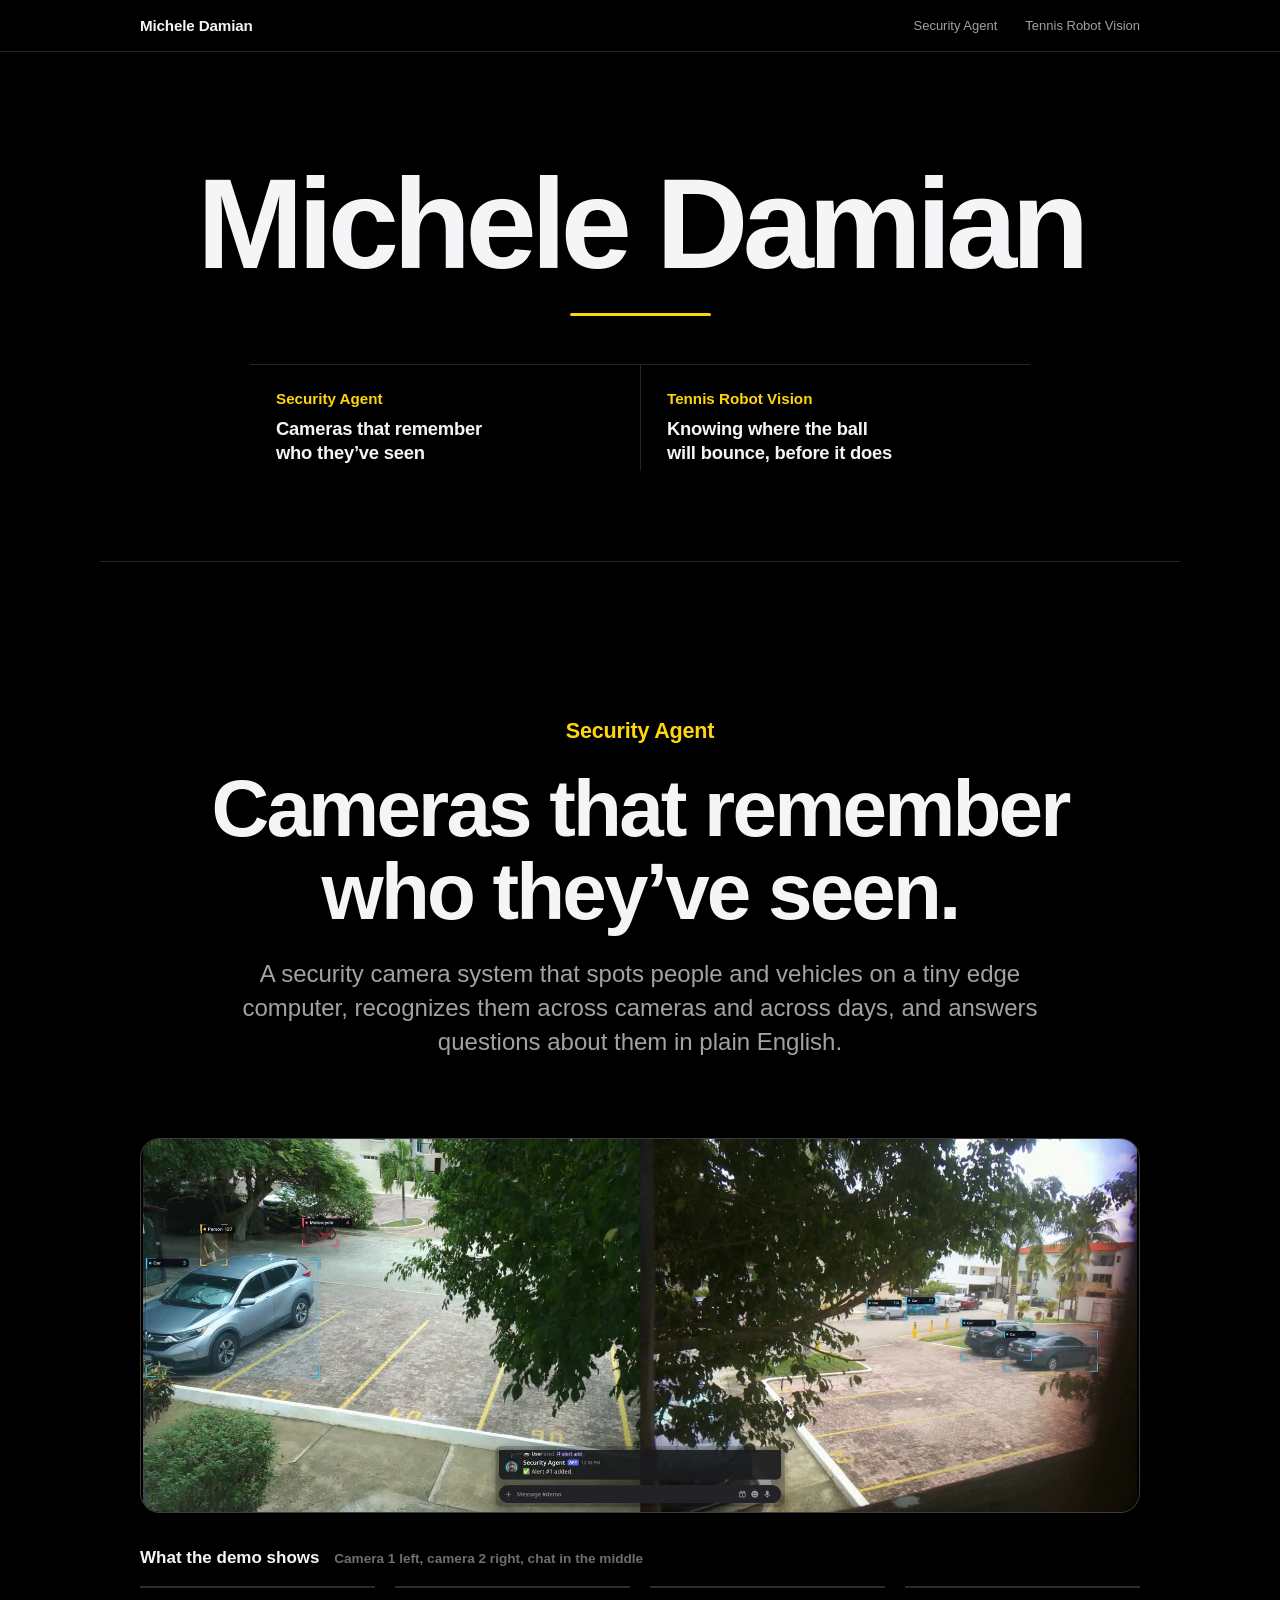
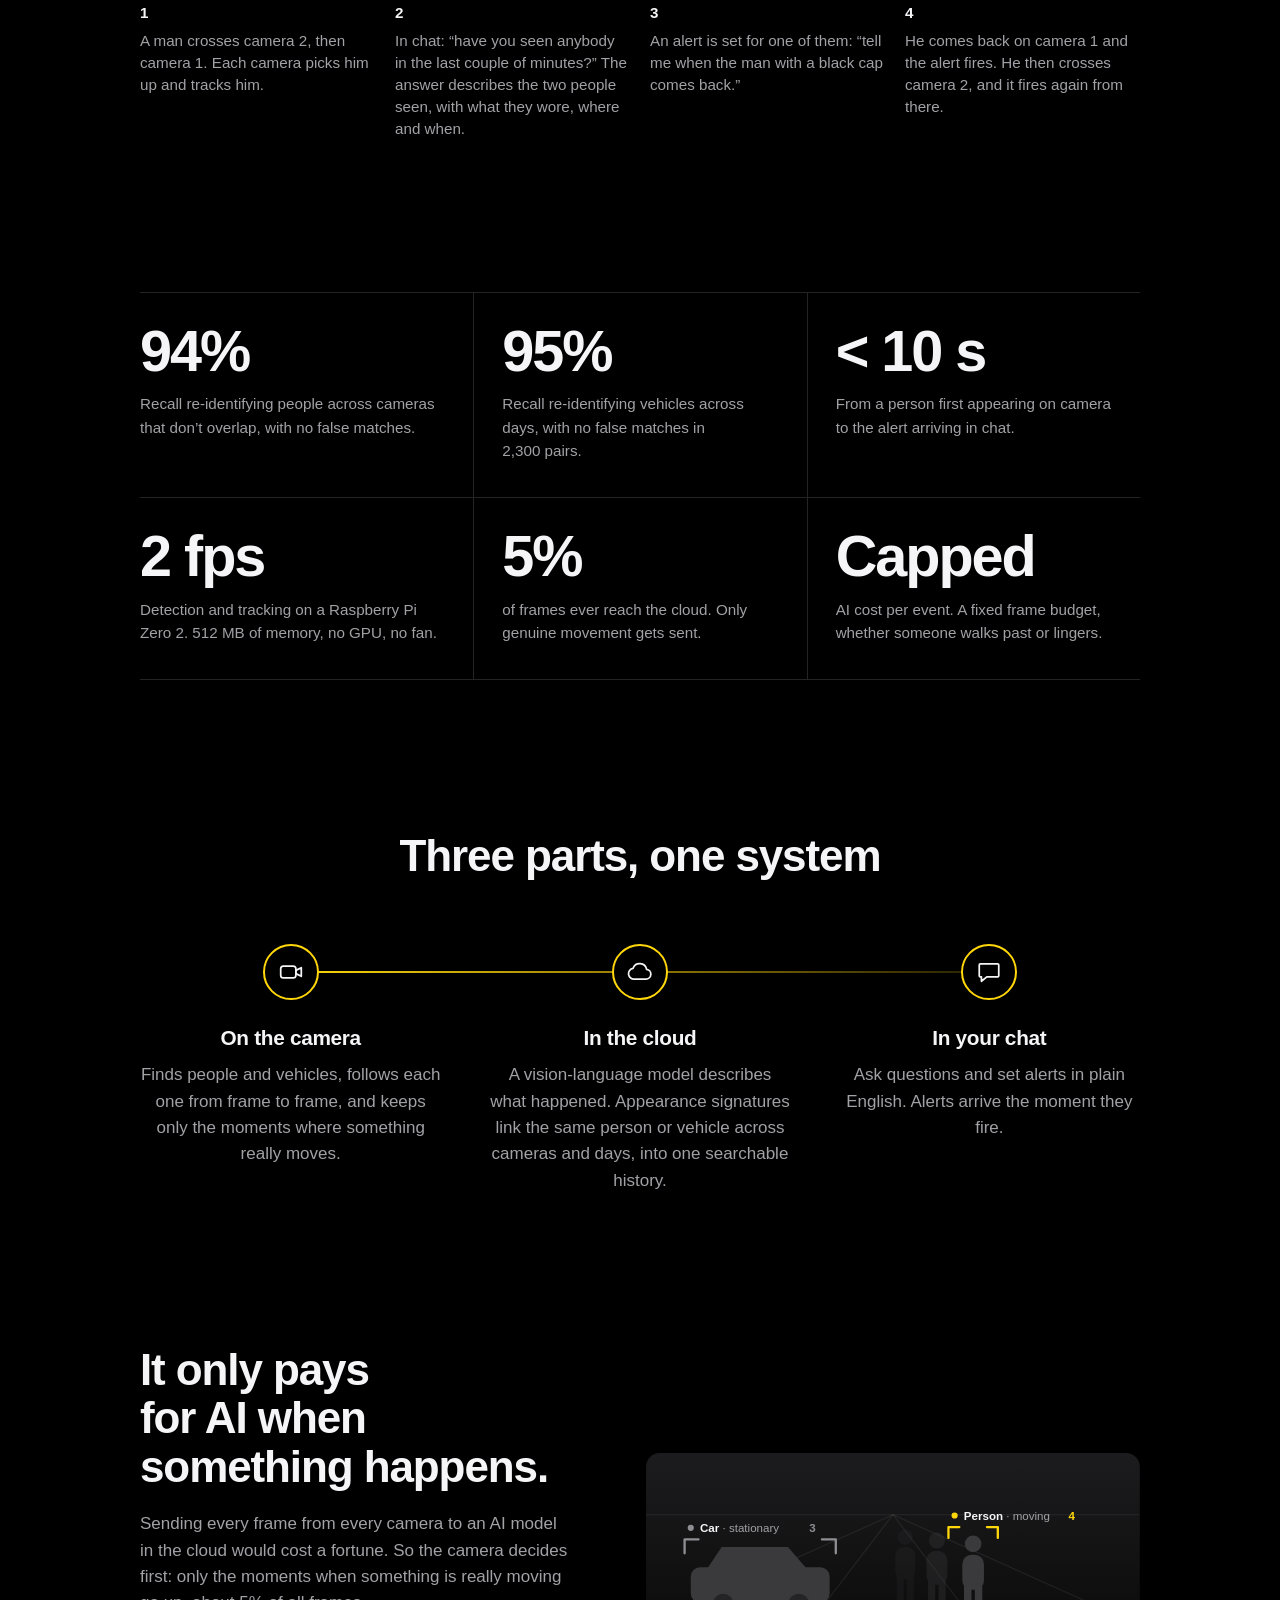
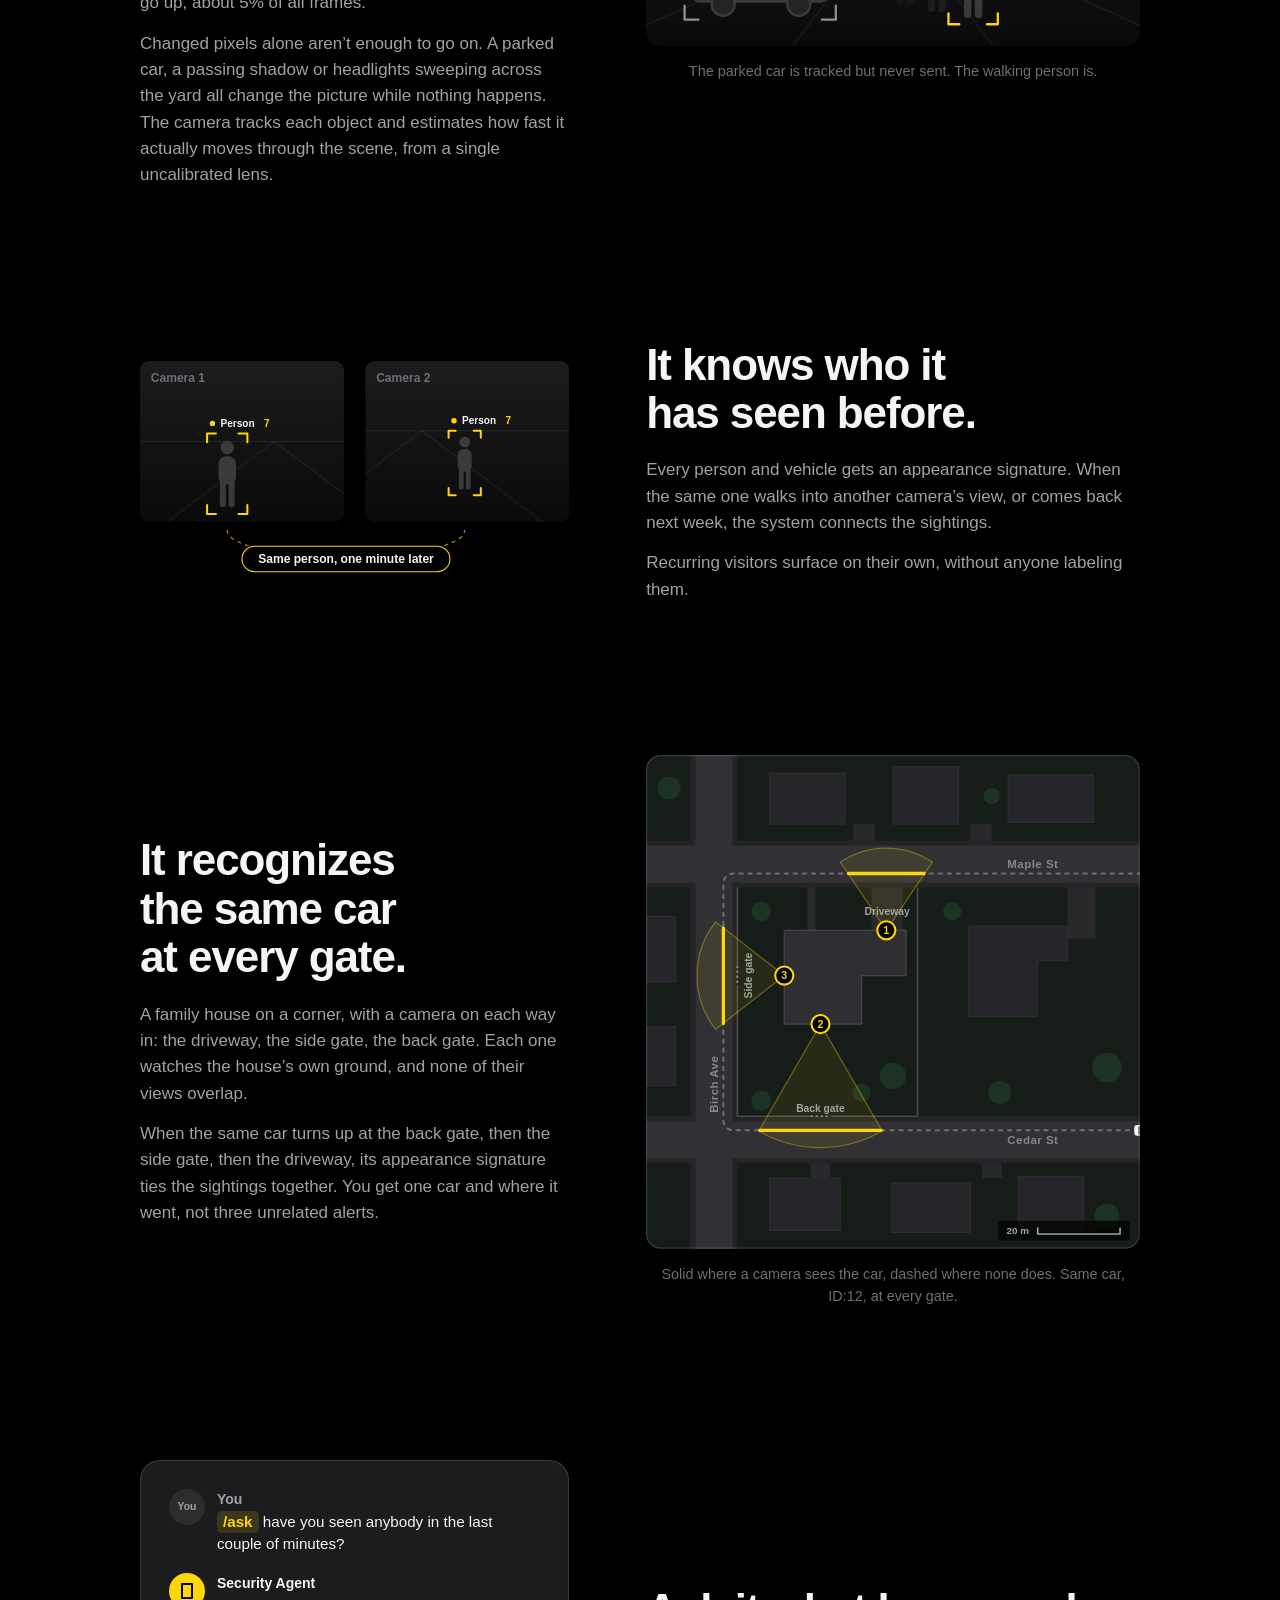
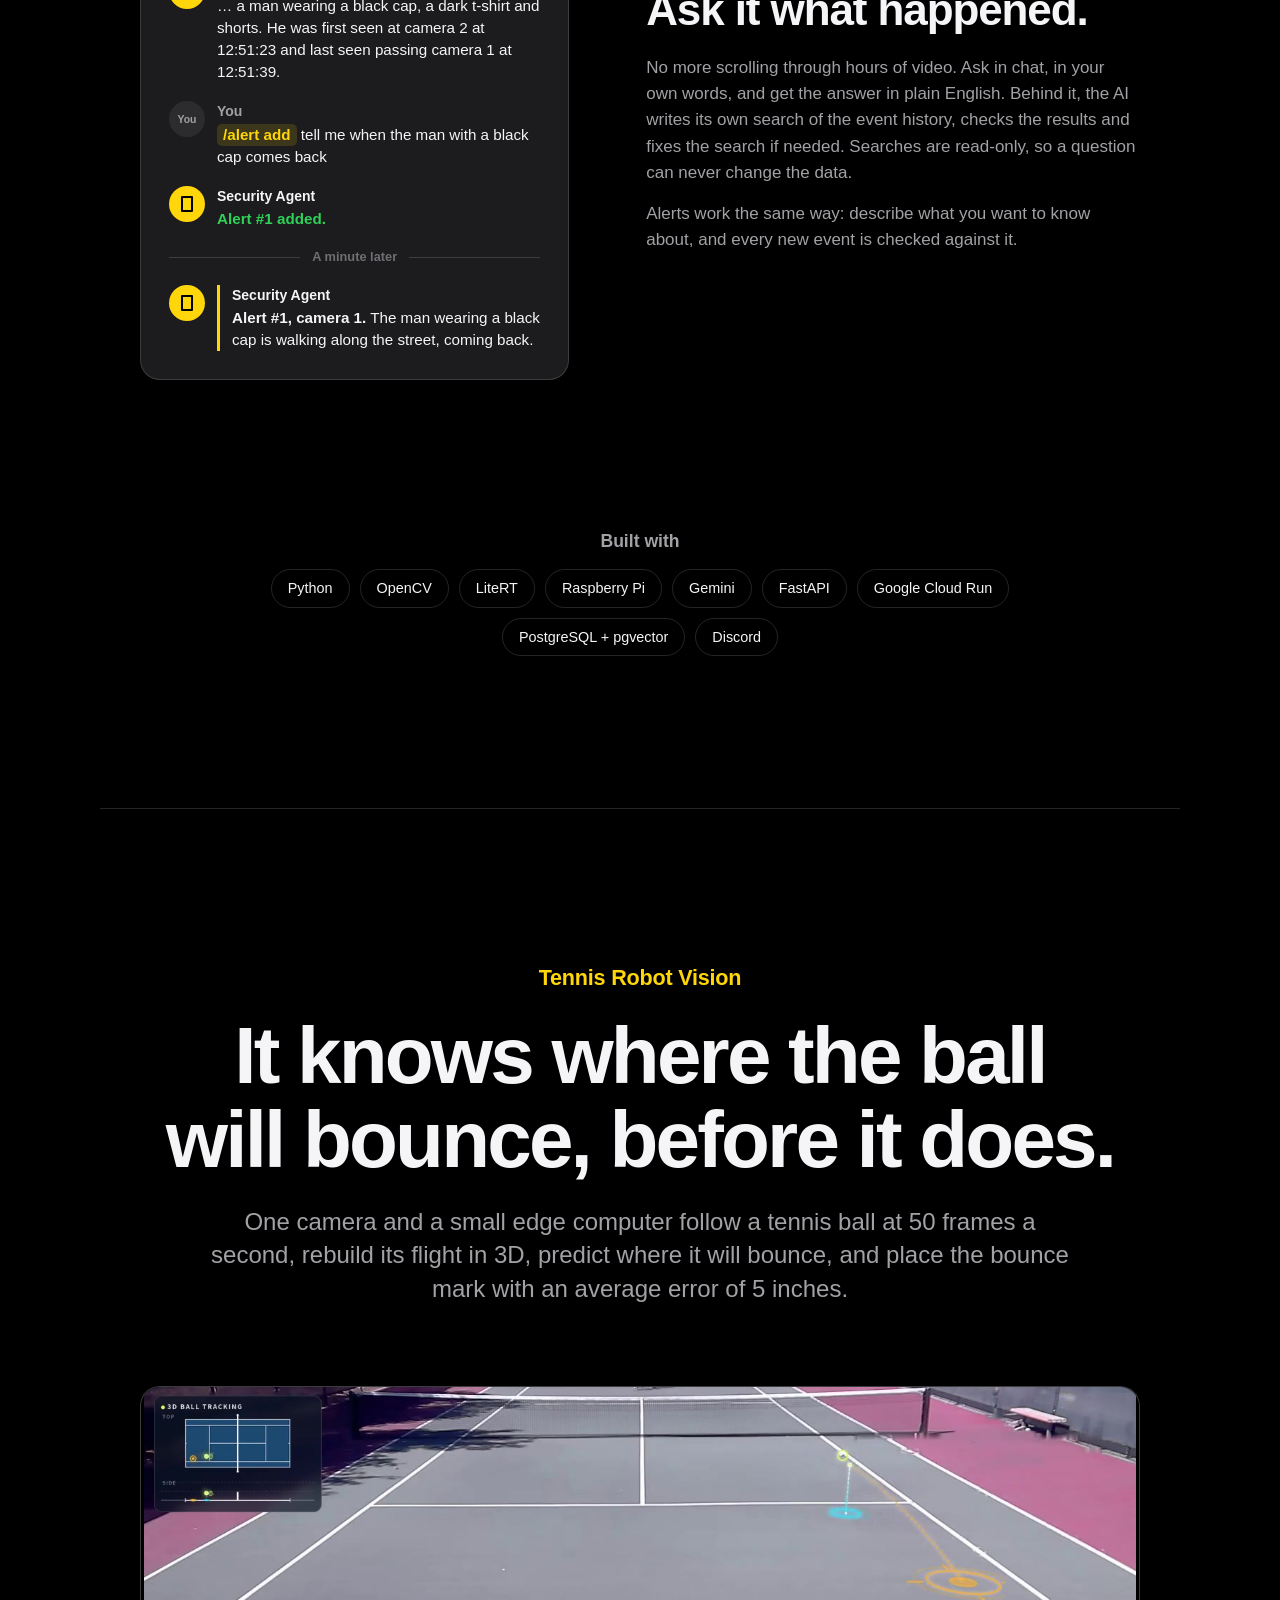
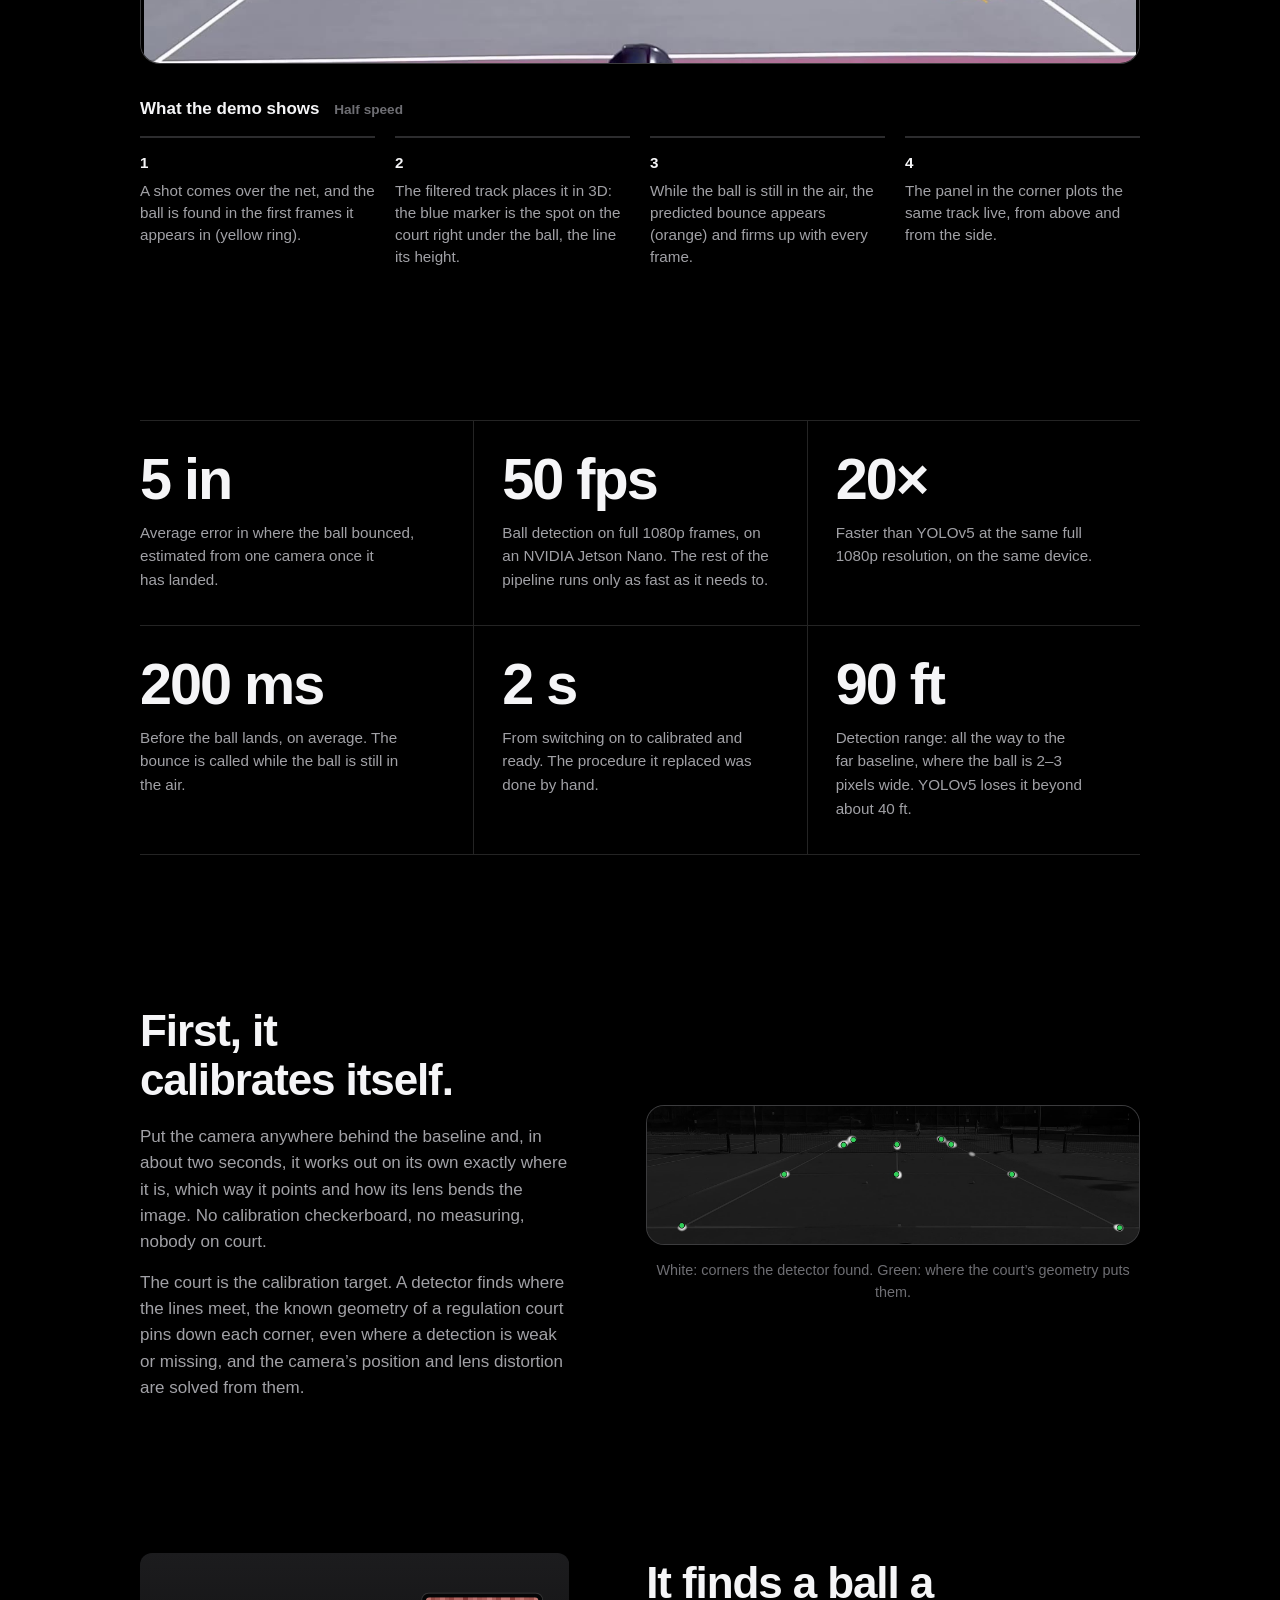
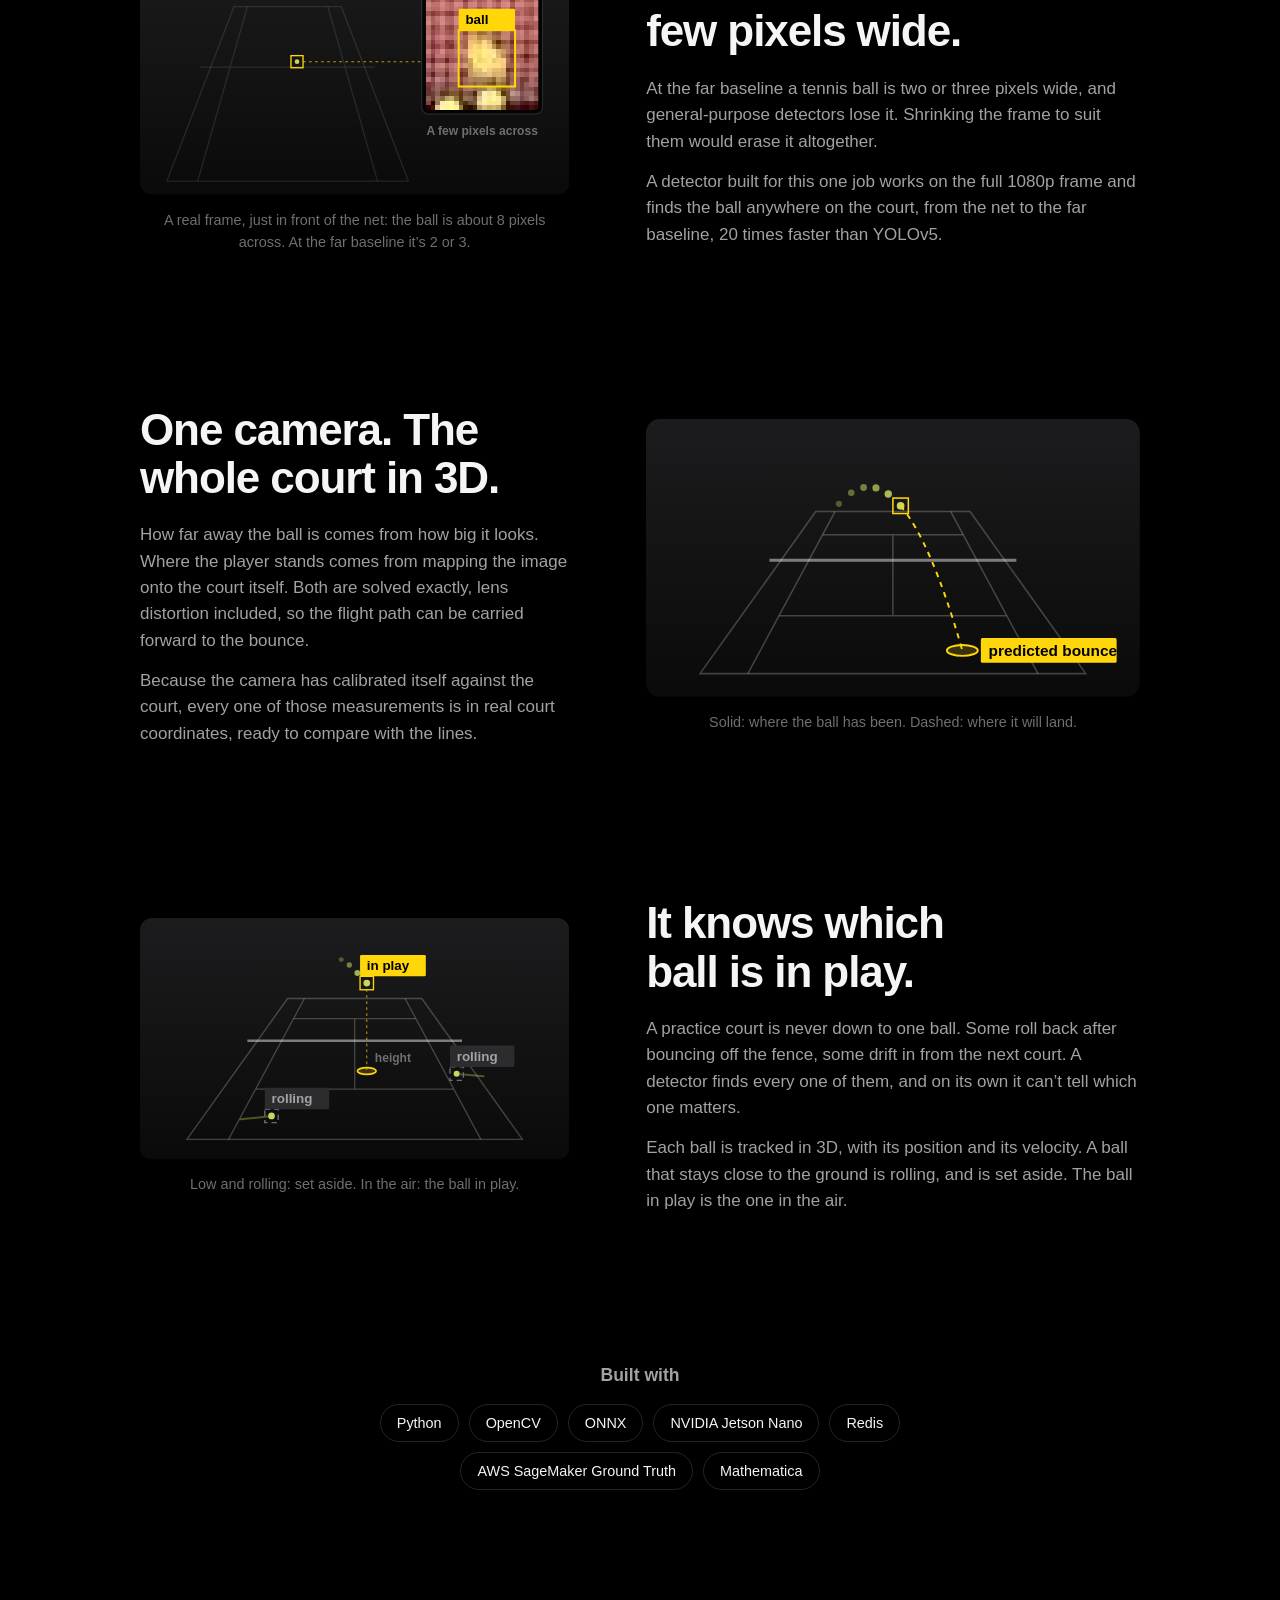
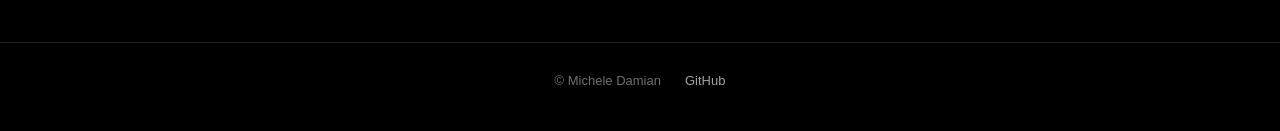
<file: security-agent/index.html>
<!doctype html>
<html lang="en">
<head>
  <meta charset="utf-8">
  <title>Michele Damian</title>
  <!-- Short link for résumés: micheledamian.com/security-agent opens the one-page site at #security-agent.
       Keeps any ?query (e.g. utm_campaign) so per-application tracking still works. -->
  <meta name="robots" content="noindex">
  <link rel="canonical" href="https://micheledamian.com/#security-agent">
  <script>location.replace("/" + location.search + "#security-agent");</script>
  <meta http-equiv="refresh" content="0; url=/#security-agent">
</head>
<body>
  <p><a href="/#security-agent">Continue to the project</a></p>
</body>
</html>
</file>
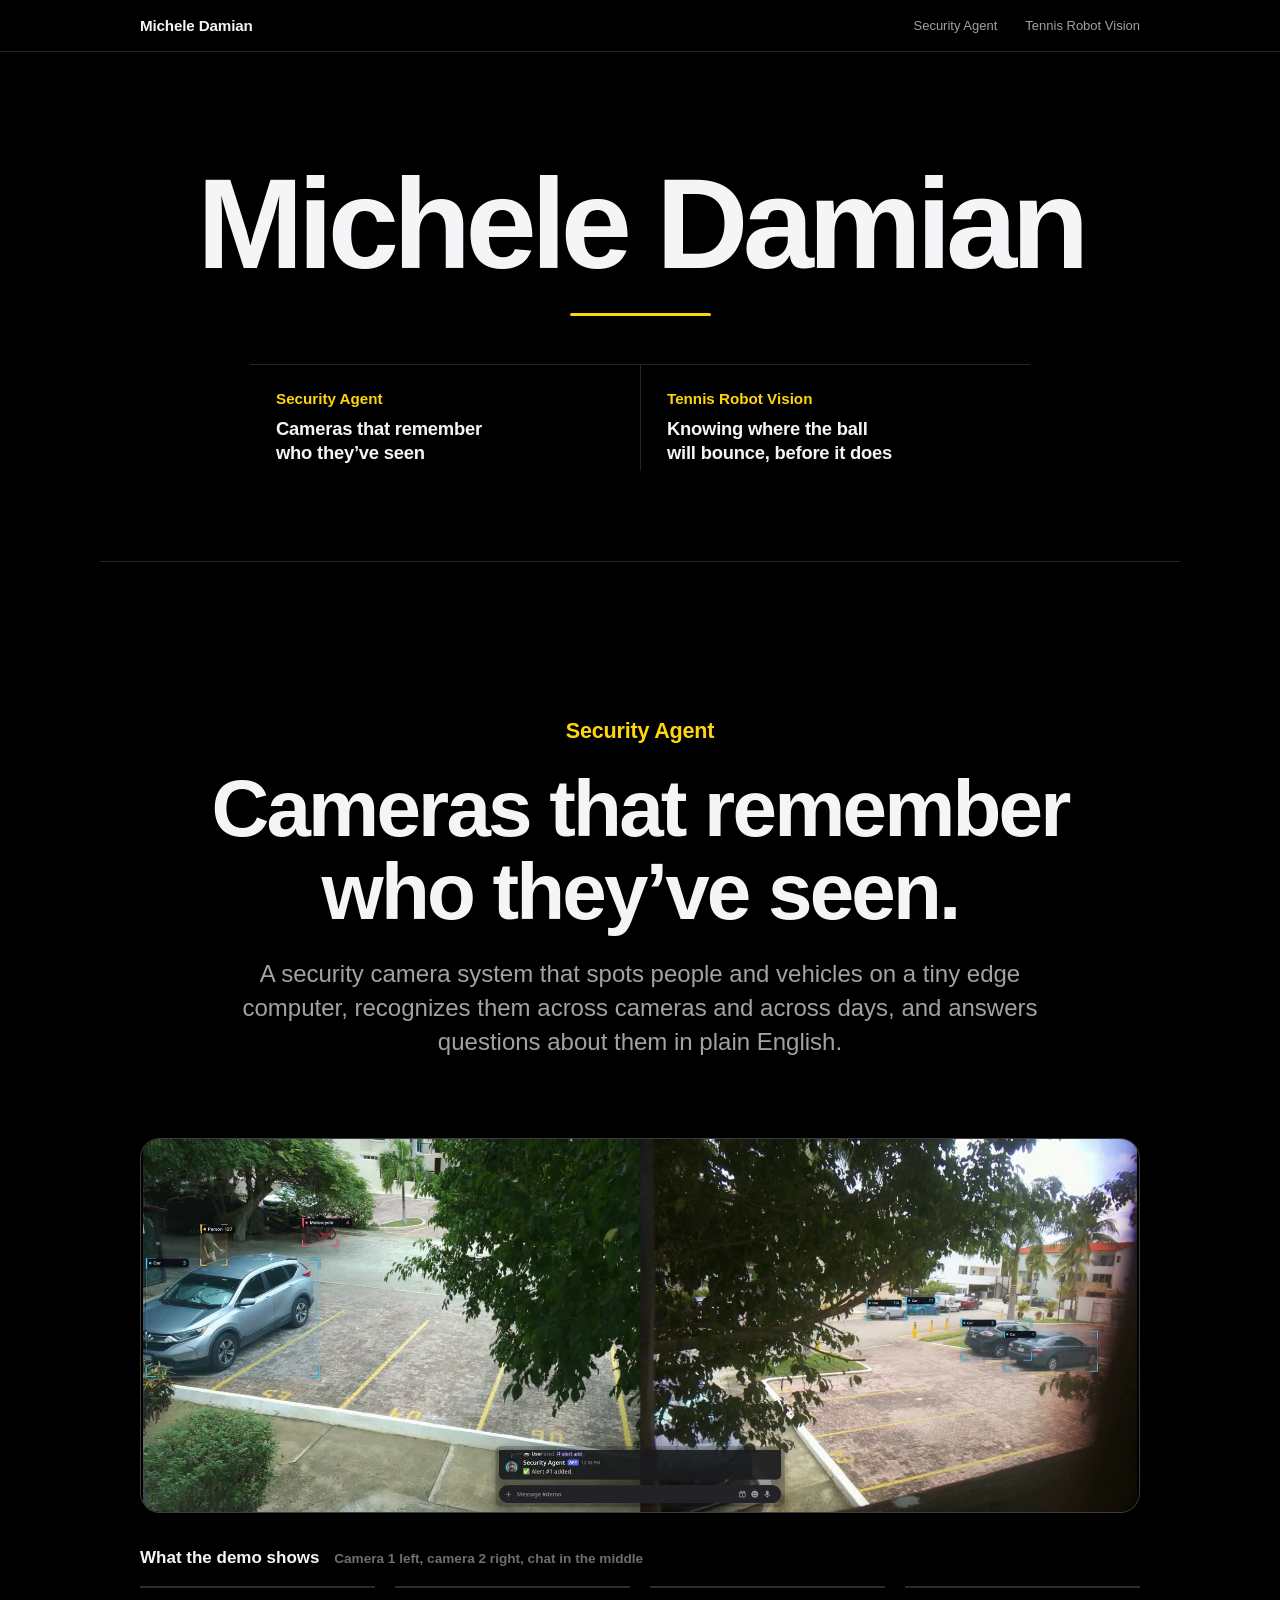
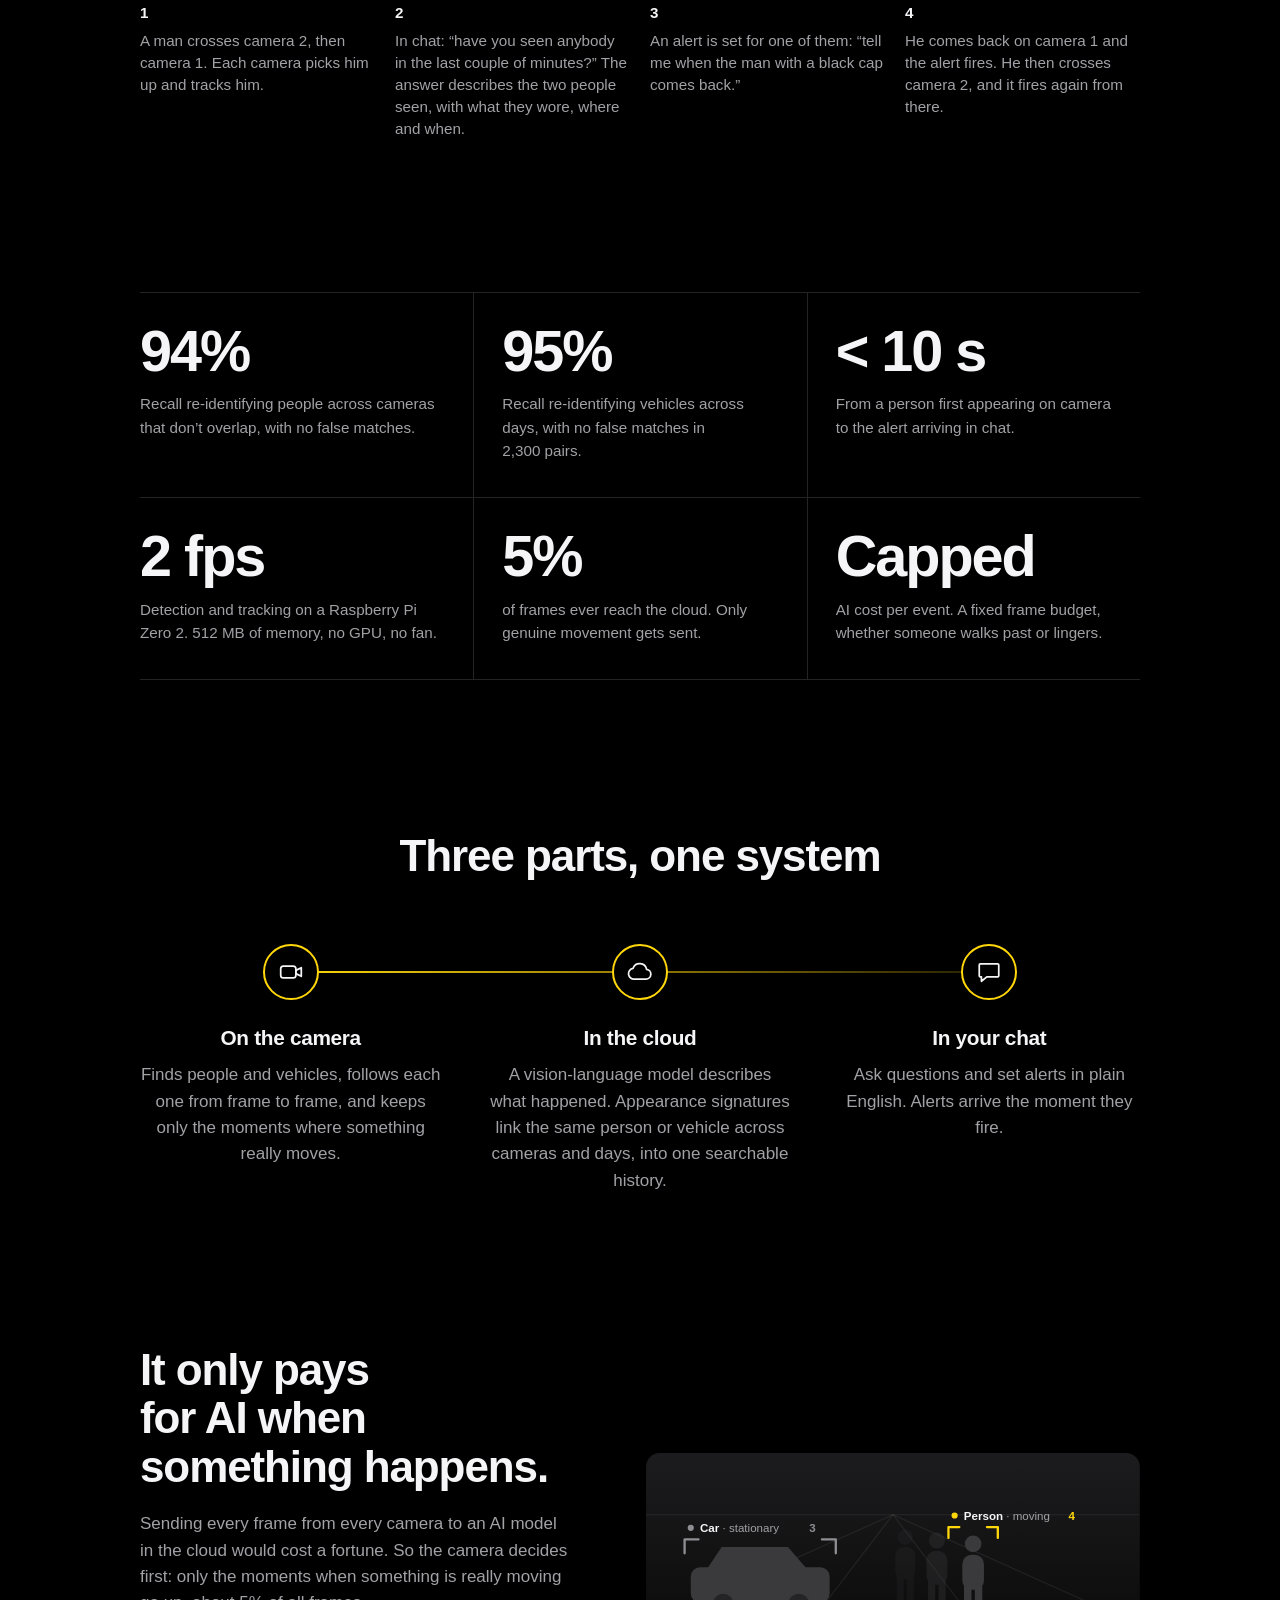
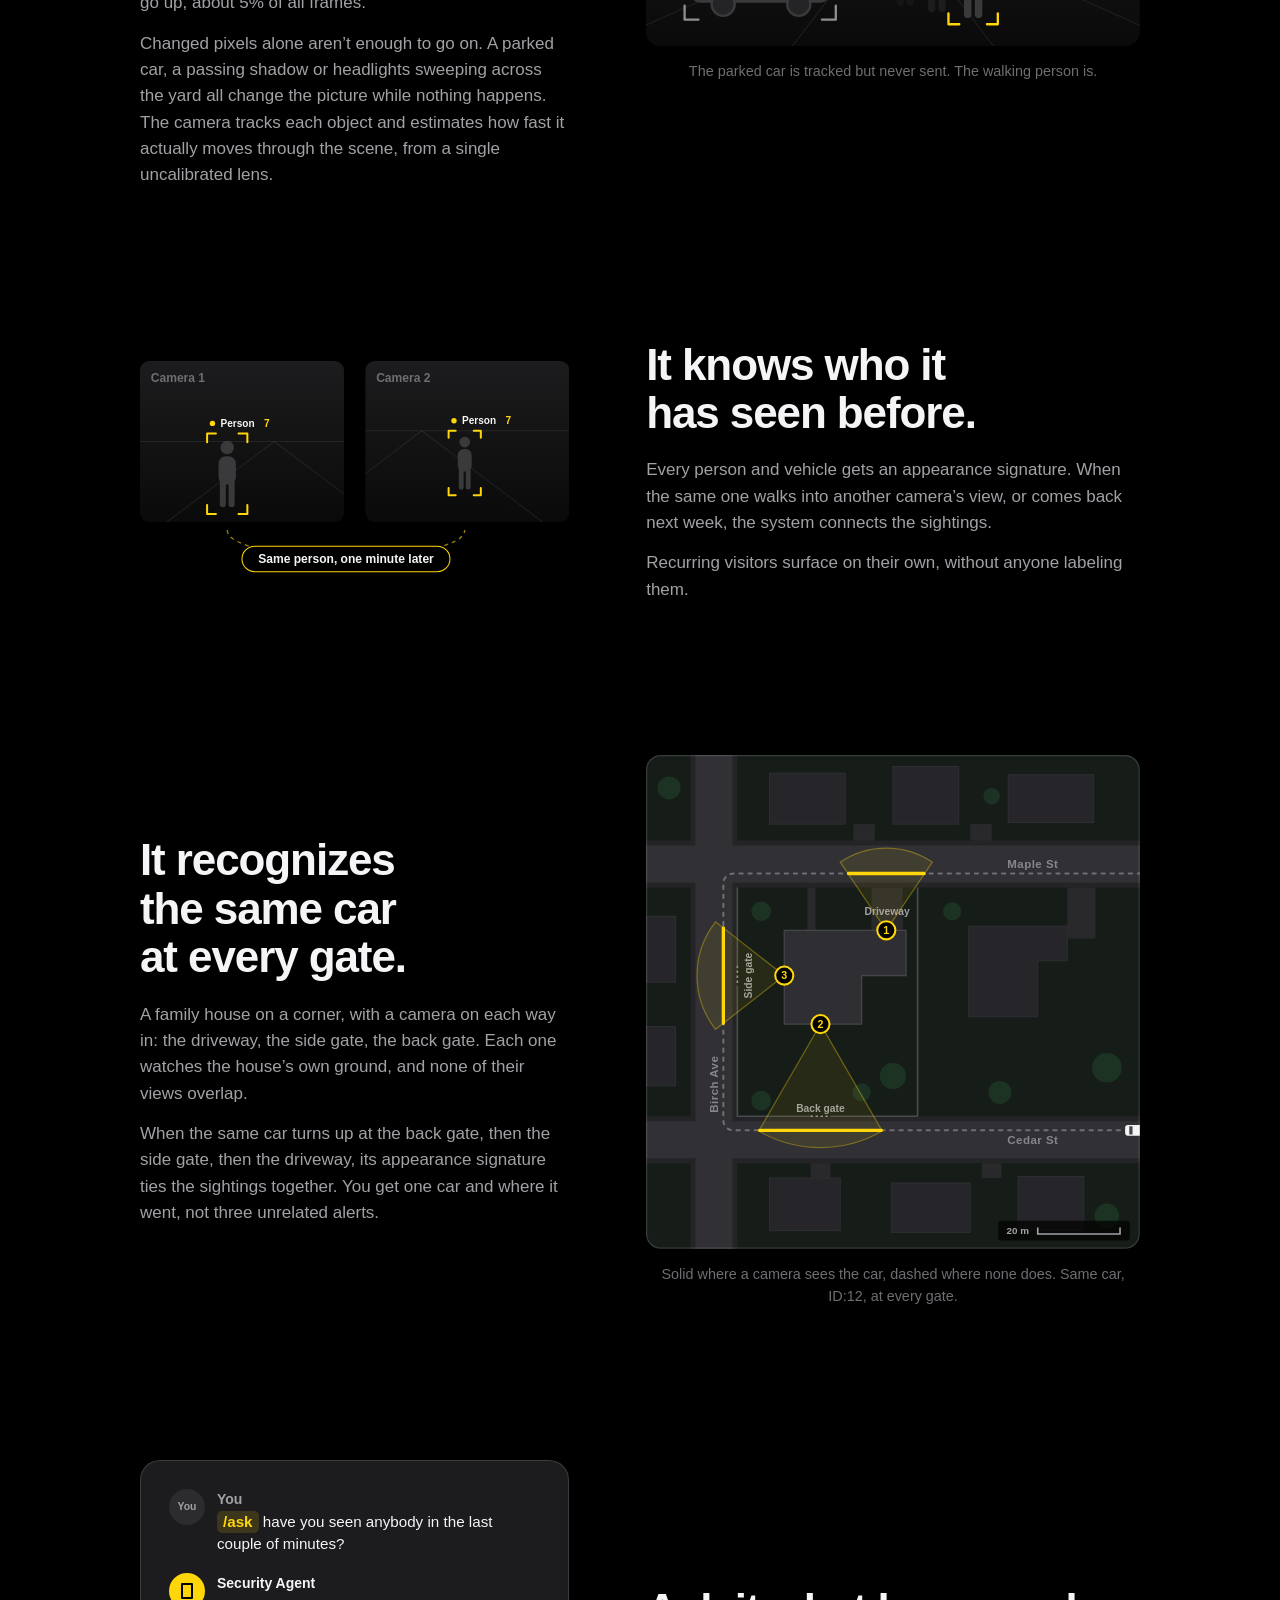
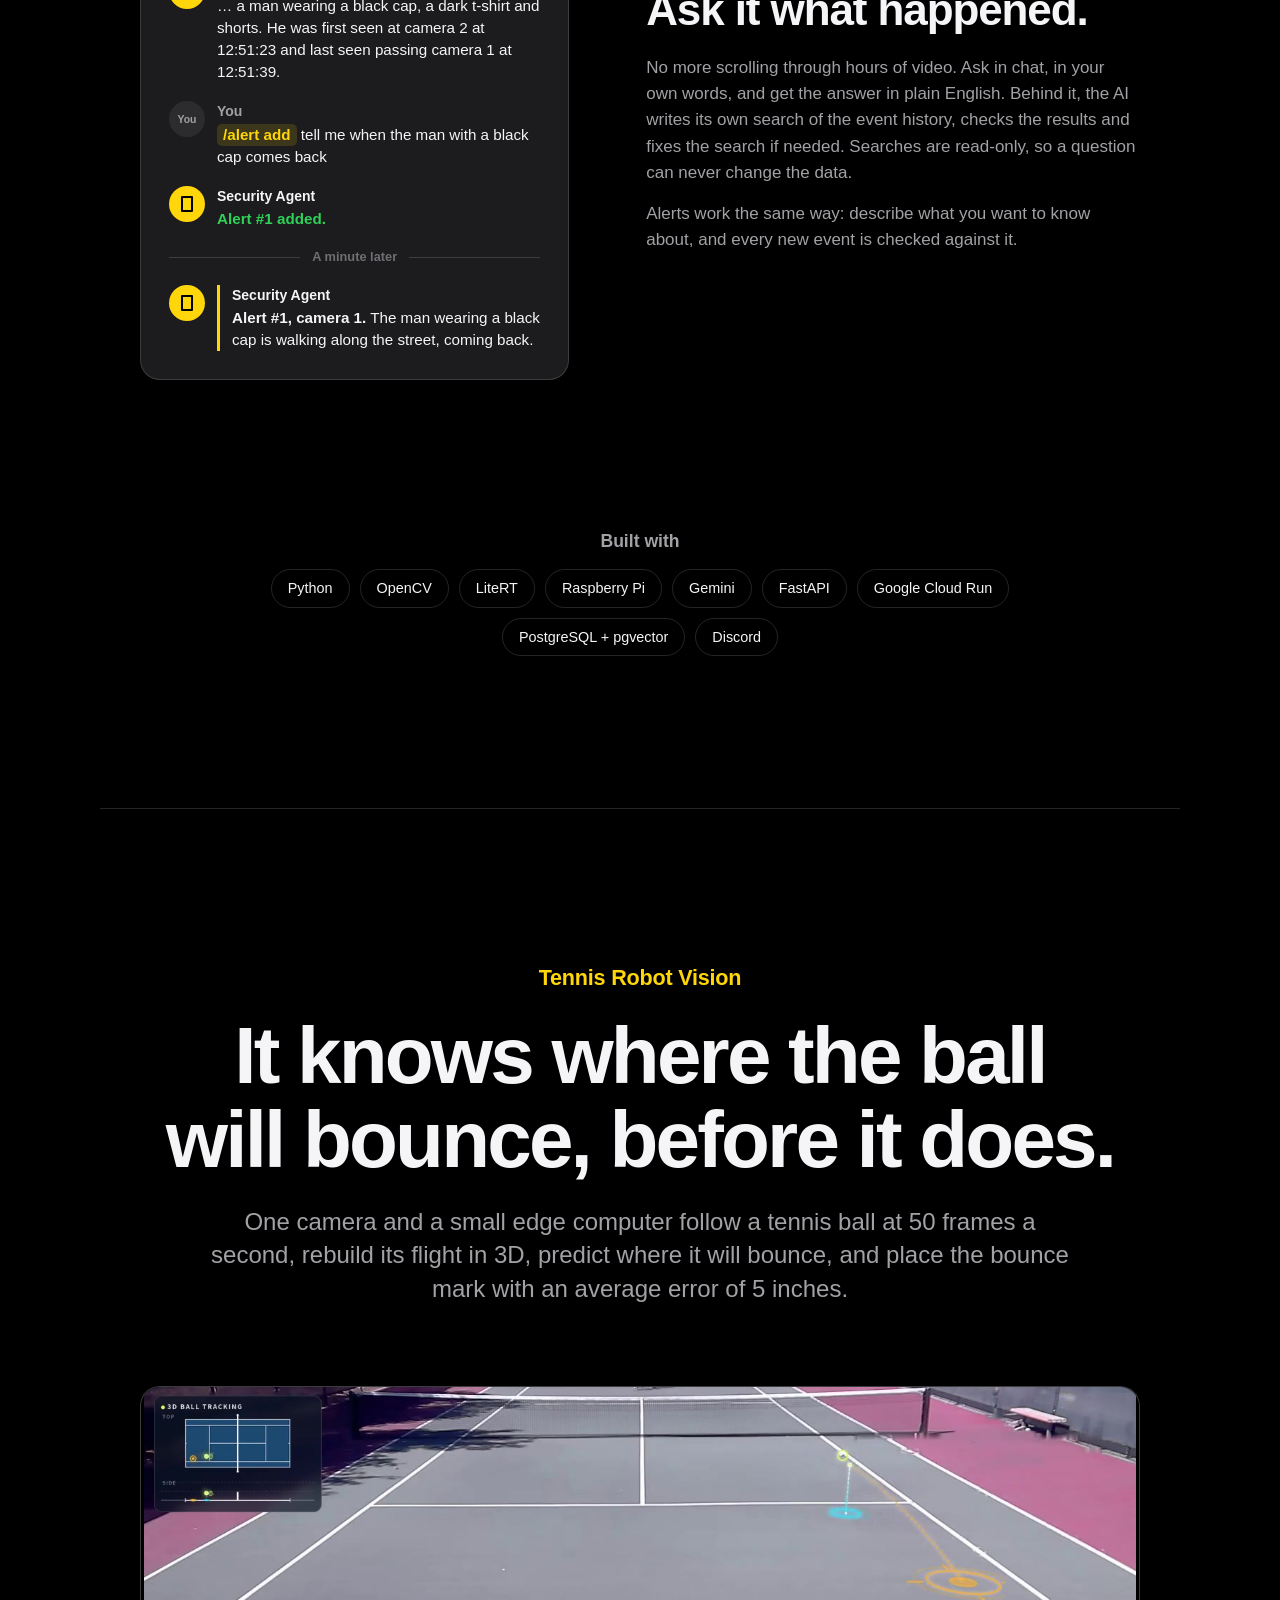
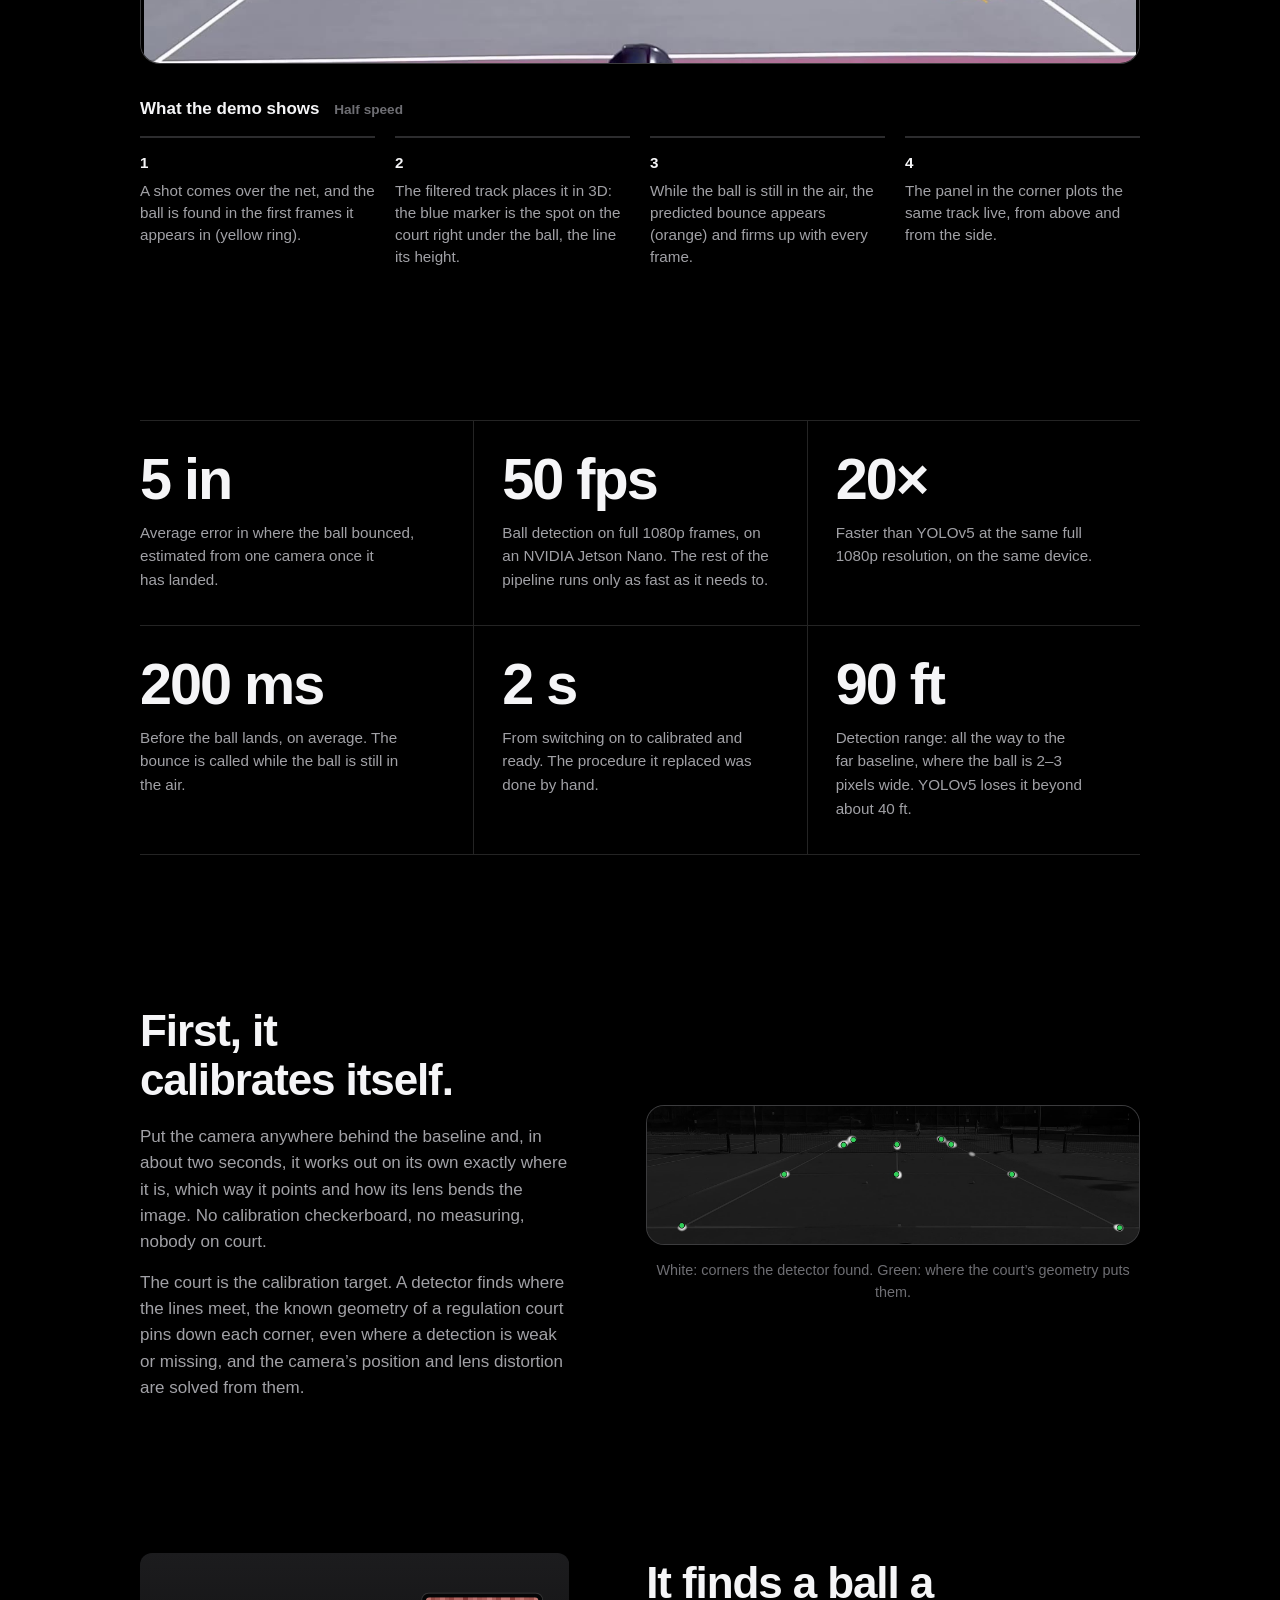
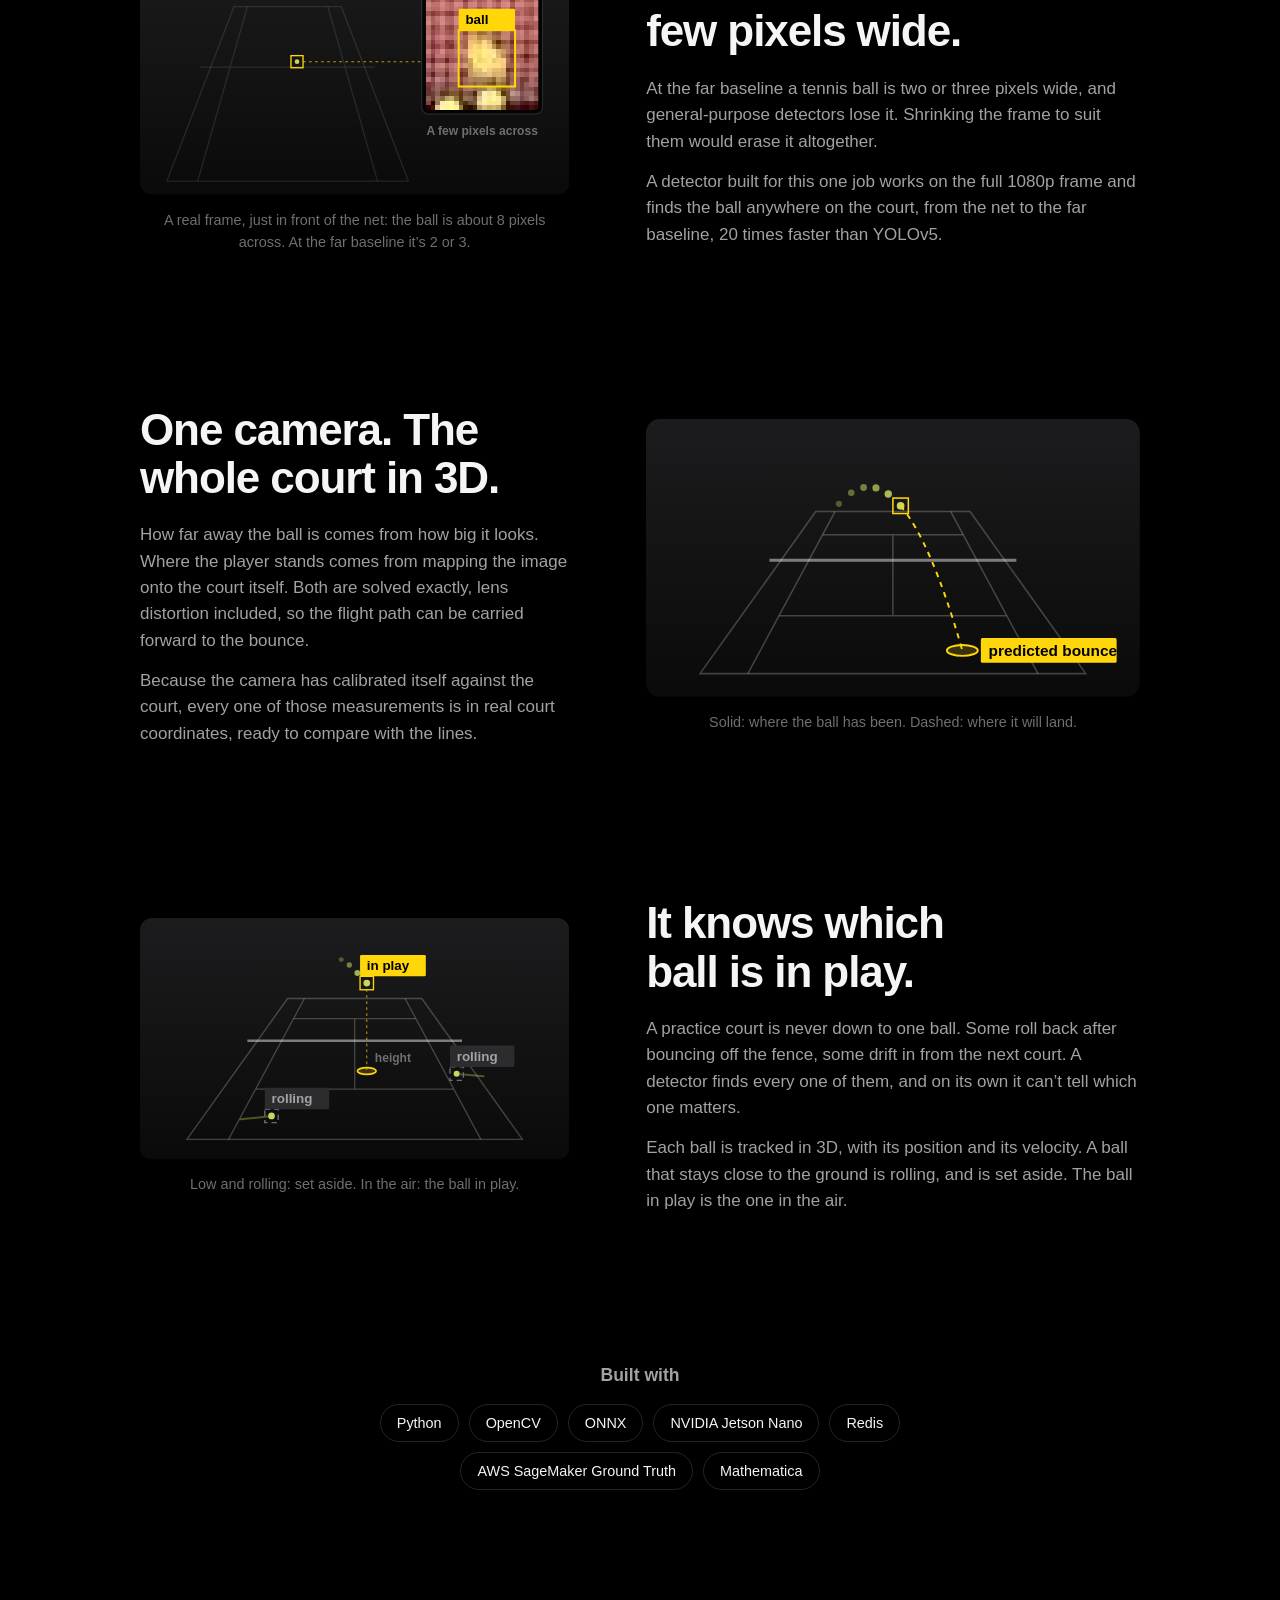
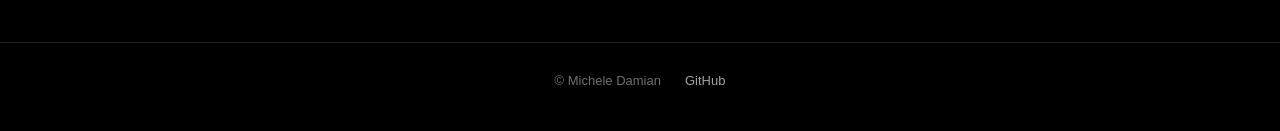
<file: tennis-robot/index.html>
<!doctype html>
<html lang="en">
<head>
  <meta charset="utf-8">
  <title>Michele Damian</title>
  <!-- Short link for résumés: micheledamian.com/tennis-robot opens the one-page site at #tennis-robot.
       Keeps any ?query (e.g. utm_campaign) so per-application tracking still works. -->
  <meta name="robots" content="noindex">
  <link rel="canonical" href="https://micheledamian.com/#tennis-robot">
  <script>location.replace("/" + location.search + "#tennis-robot");</script>
  <meta http-equiv="refresh" content="0; url=/#tennis-robot">
</head>
<body>
  <p><a href="/#tennis-robot">Continue to the project</a></p>
</body>
</html>
</file>
<file: assets/css/style.css>
/* ==========================================================
   Tokens
   ========================================================== */
:root {
  --black:     #000000;
  --ink:       #f5f5f7;
  --muted:     #a1a1a6;
  --dim:       #6e6e73;
  --surface:   #1c1c1e;
  --surface-2: #2c2c2e;
  --line:      rgba(255, 255, 255, 0.14);
  --signal:    #ffd60a;   /* the "person" box colour of the camera overlay */
  --go:        #30d158;

  --font: -apple-system, BlinkMacSystemFont, "SF Pro Display", "SF Pro Text",
          "Segoe UI", Roboto, "Helvetica Neue", Arial, sans-serif;

  --wrap: 1080px;
  --gutter: clamp(16px, 4vw, 40px);
  --nav-h: 52px;
  --section: clamp(5rem, 12vw, 9.5rem);

  color-scheme: dark;
}

/* ==========================================================
   Base
   ========================================================== */
*, *::before, *::after { box-sizing: border-box; }

html {
  scroll-behavior: smooth;
  -webkit-text-size-adjust: 100%;
}

body {
  margin: 0;
  background: var(--black);
  color: var(--ink);
  font-family: var(--font);
  font-size: 1.0625rem;
  line-height: 1.55;
  -webkit-font-smoothing: antialiased;
  font-feature-settings: "tnum" 0;
  overflow-x: hidden;
}

h1, h2, h3, h4, p, ol, ul, figure { margin: 0; }
ol, ul { padding: 0; list-style: none; }
img, video, iframe, svg { display: block; max-width: 100%; }

a { color: inherit; text-decoration: none; }

:focus-visible {
  outline: 2px solid var(--signal);
  outline-offset: 3px;
  border-radius: 4px;
}

[id] { scroll-margin-top: calc(var(--nav-h) + 16px); }

.skip {
  position: absolute;
  left: 16px;
  top: -100px;
  z-index: 100;
  padding: 10px 16px;
  background: var(--signal);
  color: var(--black);
  border-radius: 8px;
  font-weight: 600;
}
.skip:focus { top: 12px; }

/* Visually hidden, still announced by screen readers */
.sr-only {
  position: absolute;
  width: 1px;
  height: 1px;
  margin: -1px;
  padding: 0;
  overflow: hidden;
  clip: rect(0 0 0 0);
  white-space: nowrap;
  border: 0;
}

/* Placeholders you still have to fill in: impossible to miss */
.ph {
  color: var(--signal);
  background: rgba(255, 214, 10, 0.12);
  outline: 1px dashed rgba(255, 214, 10, 0.7);
  outline-offset: 2px;
  border-radius: 4px;
  padding: 0 0.12em;
}

/* ==========================================================
   Nav
   ========================================================== */
.nav {
  position: sticky;
  top: 0;
  z-index: 50;
  height: var(--nav-h);
  background: rgba(0, 0, 0, 0.84);
  -webkit-backdrop-filter: saturate(180%) blur(20px);
          backdrop-filter: saturate(180%) blur(20px);
  border-bottom: 1px solid var(--line);
}

.nav__inner {
  max-width: var(--wrap);
  height: 100%;
  margin: 0 auto;
  padding: 0 var(--gutter);
  display: flex;
  align-items: center;
  justify-content: space-between;
  gap: 16px;
}

.nav__name {
  font-weight: 600;
  font-size: 0.95rem;
  letter-spacing: -0.01em;
  white-space: nowrap;
}

.nav__links {
  display: flex;
  gap: clamp(14px, 3vw, 28px);
  font-size: 0.8125rem;
}

.nav__links a {
  position: relative;
  display: inline-block;
  line-height: var(--nav-h);
  color: var(--muted);
  transition: color 0.2s;
}

/* reading progress through each project, on the nav's bottom edge */
.nav__links a::after {
  content: "";
  position: absolute;
  left: 0;
  right: 0;
  bottom: -1px;
  height: 2px;
  background: var(--signal);
  transform: scaleX(var(--progress, 0));
  transform-origin: left;
}
.nav__links a:hover,
.nav__links a.is-active { color: var(--ink); }

/* ==========================================================
   Shared type and buttons
   ========================================================== */
h2 {
  font-size: clamp(2.5rem, 6.4vw, 5rem);
  font-weight: 700;
  line-height: 1.04;
  letter-spacing: -0.035em;
  text-wrap: balance;
}

h3 {
  font-size: clamp(1.75rem, 3.6vw, 2.75rem);
  font-weight: 700;
  line-height: 1.1;
  letter-spacing: -0.025em;
  text-wrap: balance;
}

.lede {
  font-size: clamp(1.2rem, 2.1vw, 1.5rem);
  line-height: 1.4;
  color: var(--muted);
  max-width: 36em;
  margin-inline: auto;
  text-wrap: pretty;
}


/* ==========================================================
   Hero: the name, then an index of the projects
   ========================================================== */
.hero {
  display: flex;
  flex-direction: column;
  align-items: center;
  text-align: center;
  padding: clamp(4.5rem, 12vh, 7.5rem) var(--gutter) clamp(4rem, 10vh, 6rem);
}

/* The name comes into focus like a lens hunting for it, then a short
   bar draws underneath once focus locks. */
.hero__name {
  position: relative;
  font-size: clamp(2.5rem, 10vw, 8.25rem);
  font-weight: 700;
  line-height: 1;
  letter-spacing: -0.045em;
  white-space: nowrap;
  padding-bottom: 0.22em;
  animation: focus-hunt 1.2s cubic-bezier(0.3, 0.6, 0.2, 1) 0.15s both;
}

.hero__name::after {
  content: "";
  position: absolute;
  left: 50%;
  bottom: 0;
  width: 1.1em;
  height: 3px;
  margin-left: -0.55em;
  border-radius: 2px;
  background: var(--signal);
  transform: scaleX(0);
  animation: focus-lock 0.5s cubic-bezier(0.2, 0.7, 0.2, 1) 1.3s both;
}

@keyframes focus-hunt {
  0%   { opacity: 0;   filter: blur(6px);   transform: scale(1.012); }
  40%  { opacity: 1;   filter: blur(1px); }
  62%  {               filter: blur(2.5px); }
  100% { opacity: 1;   filter: blur(0);     transform: none; }
}

@keyframes focus-lock {
  to { transform: scaleX(1); }
}

/* Project index under the name */
.index {
  display: grid;
  grid-template-columns: repeat(2, 1fr);
  width: 100%;
  max-width: 780px;
  margin-top: 48px;
  border-top: 1px solid var(--line);
  text-align: left;
}

.index li + li { border-left: 1px solid var(--line); }

.index a {
  display: block;
  height: 100%;
  padding: 22px 26px 6px;
}

.index__name {
  display: block;
  color: var(--signal);
  font-size: 0.95rem;
  font-weight: 700;
}

.index__title {
  display: block;
  margin-top: 6px;
  font-size: 1.15rem;
  font-weight: 600;
  line-height: 1.3;
  letter-spacing: -0.012em;
  text-wrap: balance;
}

.index a:hover .index__title {
  text-decoration: underline;
  text-decoration-thickness: 1px;
  text-underline-offset: 4px;
}

/* ==========================================================
   Project rail (scrollspy), wide screens only
   ========================================================== */
.rail { display: none; }

@media (min-width: 1360px) {
  .rail {
    display: block;
    position: fixed;
    top: 50%;
    left: max(24px, calc((100vw - var(--wrap)) / 2 - 176px));
    z-index: 40;
    transform: translateY(-50%);
    opacity: 0;
    visibility: hidden;
    transition: opacity 0.3s, visibility 0.3s;
  }
  .rail.is-visible { opacity: 1; visibility: visible; }
}

.rail ol {
  display: flex;
  flex-direction: column;
  gap: 10px;
}

.rail__link {
  display: grid;
  grid-template-columns: 3px auto;
  column-gap: 14px;
  min-height: 72px;
  color: var(--dim);
  font-size: 0.8125rem;
  font-weight: 600;
  line-height: 1.3;
  transition: color 0.2s;
}

.rail__link:hover,
.rail__link.is-active { color: var(--ink); }

.rail__bar {
  position: relative;
  border-radius: 2px;
  background: var(--surface-2);
  overflow: hidden;
}

.rail__fill {
  position: absolute;
  inset: 0;
  background: var(--signal);
  transform: scaleY(0);
  transform-origin: top;
}

.rail__label { padding-top: 1px; max-width: 8.5em; }

/* ==========================================================
   Project
   ========================================================== */
.project {
  max-width: var(--wrap);
  margin: 0 auto;
  padding: var(--section) var(--gutter) 0;
  border-top: 1px solid var(--line);
}

.section-head {
  text-align: center;
}
.section-head h2 { margin: 20px auto 24px; max-width: 13em; }

.project__name {
  color: var(--signal);
  font-weight: 700;
  font-size: clamp(1.1rem, 1.9vw, 1.35rem);
  letter-spacing: -0.01em;
}

/* ---------- Film ---------- */
.film {
  margin-top: clamp(3rem, 7vw, 5rem);
}

.film__frame {
  position: relative;
  aspect-ratio: 16 / 9;          /* reserves space so anchor links land in the right place */
  border-radius: 20px;
  overflow: hidden;
  background: var(--surface);
  border: 1px solid var(--line);
}

.film__frame video,
.film__frame iframe {
  position: absolute;
  inset: 0;
  width: 100%;
  height: 100%;
  border: 0;
  object-fit: cover;
  background: var(--black);
}

/* Security Agent: one 8:3 video (1920x720), camera 1 | chat | camera 2 */
.film__frame--sa { aspect-ratio: 8 / 3; }
.film__frame--sa video { object-fit: contain; }

/* Tennis Robot Vision: one wide looping clip (1396x388) */
.film__frame--wide { aspect-ratio: 1396 / 388; }
.film__frame--wide video { object-fit: contain; }

.film__note {
  margin-left: 10px;
  color: var(--dim);
  font-size: 0.85rem;
  font-weight: 600;
}

/* a real frame used as a feature visual */
.shot {
  width: 100%;
  height: auto;
  border-radius: 18px;
  border: 1px solid var(--line);
  background: var(--surface);
}

.film__caption {
  margin-top: 32px;
}

.film__title {
  font-weight: 600;
  margin-bottom: 14px;
}

.chapters {
  display: grid;
  grid-template-columns: repeat(auto-fit, minmax(200px, 1fr));
  gap: 28px 20px;
  counter-reset: ch;
}

.chapters li {
  counter-increment: ch;
  position: relative;
  padding-top: 14px;
  border-top: 2px solid var(--surface-2);
  color: var(--muted);
  font-size: 0.95rem;
  line-height: 1.45;
}

.chapters li::before {
  content: counter(ch);
  display: block;
  margin-bottom: 6px;
  color: var(--ink);
  font-weight: 700;
  font-variant-numeric: tabular-nums;
}

/* ---------- Results ---------- */
.results {
  margin-top: var(--section);
}

.block-title {
  text-align: center;
  margin-bottom: clamp(2.5rem, 5vw, 4rem);
}

/* A spec-sheet grid: hairlines between the figures, no heading */
.stats {
  display: grid;
  grid-template-columns: repeat(3, 1fr);
  border-top: 1px solid var(--line);
}

.stat {
  padding: 30px 28px 34px;
  border-bottom: 1px solid var(--line);
}
.stat:nth-child(3n+1) { padding-left: 0; }
.stat:not(:nth-child(3n+1)) { border-left: 1px solid var(--line); }

.stat__value {
  font-size: clamp(2.5rem, 4.6vw, 3.6rem);
  font-weight: 700;
  line-height: 1;
  letter-spacing: -0.035em;
}

.stat__text {
  margin-top: 12px;
  color: var(--muted);
  font-size: 0.95rem;
  max-width: 22em;
  text-wrap: pretty;
}

/* ---------- Flow ---------- */
.flow {
  margin-top: var(--section);
}

.flow__steps {
  position: relative;
  display: grid;
  grid-template-columns: repeat(3, 1fr);
  gap: clamp(24px, 4vw, 48px);
}

/* connector running behind the icons */
.flow__steps::before {
  content: "";
  position: absolute;
  top: 27px;
  left: calc((100% - 2 * clamp(24px, 4vw, 48px)) / 6);    /* centre of the first icon */
  right: calc((100% - 2 * clamp(24px, 4vw, 48px)) / 6);   /* centre of the last icon */
  height: 2px;
  background: linear-gradient(90deg, var(--signal), rgba(255, 214, 10, 0.15));
}

.flow__step { position: relative; text-align: center; }

.flow__icon {
  display: grid;
  place-items: center;
  width: 56px;
  height: 56px;
  border-radius: 50%;
  background: var(--black);
  border: 2px solid var(--signal);
  margin: 0 auto 22px;
}

.flow__icon svg {
  width: 26px;
  height: 26px;
  fill: none;
  stroke: var(--ink);
  stroke-width: 1.6;
  stroke-linejoin: round;
  stroke-linecap: round;
}

.flow__step h4 {
  font-size: 1.3rem;
  font-weight: 700;
  letter-spacing: -0.015em;
  margin-bottom: 8px;
}

.flow__step p { color: var(--muted); max-width: 22em; margin-inline: auto; }

/* ---------- Features ---------- */
.feature {
  margin-top: var(--section);
  display: grid;
  grid-template-columns: 1fr 1.15fr;
  gap: clamp(32px, 6vw, 80px);
  align-items: center;
}

.feature--flip .feature__text { order: 2; }

.feature__text h3 { margin-bottom: 20px; }
.feature__text p { color: var(--muted); max-width: 30em; }
.feature__text p + p { margin-top: 14px; }

.feature__visual figcaption {
  margin-top: 14px;
  color: var(--dim);
  font-size: 0.9rem;
  text-align: center;
}

/* SVG scenes */
.scene { width: 100%; height: auto; font-family: var(--font); }
.scene__ground line { stroke: rgba(255, 255, 255, 0.07); stroke-width: 1.5; }
.scene__obj { fill: #3a3a3c; }
.scene__ghost { fill: #3a3a3c; }
.scene__wheel { fill: #242426; stroke: #3a3a3c; stroke-width: 3; }
.scene__label { fill: var(--dim); font-size: 18px; font-weight: 600; }
.scene__link { fill: none; stroke: var(--signal); stroke-width: 2; stroke-dasharray: 6 6; opacity: 0.6; }

.scene__court path,
.scene__court rect { fill: none; stroke: rgba(255, 255, 255, 0.22); stroke-width: 2; }
.scene__court--faint path { stroke: rgba(255, 255, 255, 0.1); }
.scene__net { fill: none; stroke: rgba(255, 255, 255, 0.45); stroke-width: 4; }
.scene__ball { fill: #c9d65c; }            /* optic yellow-green, distinct from the box colour */
.scene__roll { fill: none; stroke: rgba(201, 214, 92, 0.35); stroke-width: 3; stroke-linecap: round; }
.scene__map { fill: rgba(0, 0, 0, 0.78); stroke: var(--line); stroke-width: 1.5; }
.scene__leader { stroke: var(--signal); stroke-width: 1.5; stroke-dasharray: 4 5; opacity: 0.7; }
.scene__predict { fill: none; stroke: var(--signal); stroke-width: 2.5; stroke-dasharray: 7 7; }
.scene__bounce { fill: rgba(255, 214, 10, 0.18); stroke: var(--signal); stroke-width: 2.5; }

.box { fill: none; stroke-width: 3; }
.box--thin { stroke-width: 2; }
.box--live { stroke: var(--signal); }
.box--idle { stroke: var(--dim); stroke-dasharray: 8 6; }

.tag text { font-size: 20px; font-weight: 700; }
.tag--live rect { fill: var(--signal); }
.tag--live text { fill: var(--black); }
.tag--idle rect { fill: var(--surface-2); }
.tag--idle text { fill: var(--muted); }

/* Security Agent detections, in the style of the demo film: corner brackets and a
   floating label (dot, class, status, track number). Yellow = tracked, grey = ignored. */
.det { --c: var(--signal); }
.det--idle { --c: #8e8e93; }
.det__corners { fill: none; stroke: var(--c); stroke-width: 3; stroke-linecap: round; stroke-linejoin: round; }
.det__dot { fill: var(--c); }
.det__name { fill: var(--ink); font-size: 15px; font-weight: 600; }
.det__status { fill: var(--muted); font-weight: 500; }
.det__id { fill: var(--c); font-size: 15px; font-weight: 700; text-anchor: end; }

.pill rect { fill: var(--black); stroke: var(--signal); stroke-width: 1.5; }
.pill text { fill: var(--ink); font-size: 18px; font-weight: 600; }

/* ---------- House map (street map in a dark map style) ---------- */
.map__lawn { fill: #161d18; }
.map__walk rect { fill: #242427; }
.map__road rect { fill: #313135; }
.map__drive, .map__drive rect { fill: #29292c; }
.map__house, .map__house rect { fill: #26262a; stroke: #313136; stroke-width: 1; }
.map__house--home { fill: #2e2e33; stroke: #45454b; stroke-width: 1.5; }
.map__fence { fill: none; stroke: #4a4a50; stroke-width: 2; }
.map__gate { fill: none; stroke: #8e8e93; stroke-width: 2; stroke-dasharray: 3 3; }
.map__tree circle { fill: #1c3324; }
.map__place text {
  fill: #a1a1a6;
  font-size: 12.5px;
  font-weight: 600;
  text-anchor: middle;
  dominant-baseline: central;
}
.map__street text {
  fill: #86868b;
  font-size: 14px;
  font-weight: 600;
  letter-spacing: 0.04em;
  text-anchor: middle;
  dominant-baseline: central;
}

.map__fov {
  fill: rgba(255, 214, 10, 0.07);
  stroke: rgba(255, 214, 10, 0.35);
  stroke-width: 1.5;
  transition: fill 0.25s, stroke 0.25s;
}
.map__fov.is-active { fill: rgba(255, 214, 10, 0.22); stroke: var(--signal); }

.map__route { fill: none; stroke: #6e6e73; stroke-width: 2.5; stroke-dasharray: 4 7; stroke-linecap: round; }
.map__seen { fill: none; stroke: var(--signal); stroke-width: 4; stroke-linecap: round; }

.map__cam circle { fill: var(--black); stroke: var(--signal); stroke-width: 2.5; transition: fill 0.25s; }
.map__cam text { fill: var(--signal); font-size: 13px; font-weight: 700; transition: fill 0.25s; }
.map__cam.is-active circle { fill: var(--signal); }
.map__cam.is-active text { fill: var(--black); }

.map__car-body rect { fill: var(--ink); }
.map__car-glass { fill: #48484a; }

/* tracking box and tag: only while a camera sees the car */
.map__spot { opacity: 0; transition: opacity 0.15s; }
.map.is-seen .map__spot { opacity: 1; }
/* on the busy map, a dark halo keeps the floating label readable over roads and place names */
.map .det__name, .map .det__id, .map .det__dot { paint-order: stroke; stroke: #141416; stroke-width: 5px; stroke-linejoin: round; }

.map__scale rect { fill: rgba(0, 0, 0, 0.7); }
.map__scale text { fill: var(--muted); font-size: 12px; font-weight: 600; }
.map__scale path { fill: none; stroke: var(--muted); stroke-width: 2; }
.map__edge { fill: none; stroke: var(--line); stroke-width: 1.5; }

/* ---------- Chat mock ---------- */
.chat {
  background: var(--surface);
  border: 1px solid var(--line);
  border-radius: 20px;
  padding: clamp(18px, 3vw, 28px);
  display: flex;
  flex-direction: column;
  gap: 18px;
  font-size: 0.95rem;
  line-height: 1.45;
}

.msg {
  display: grid;
  grid-template-columns: 36px 1fr;
  gap: 12px;
  align-items: start;
}

.msg__who {
  font-weight: 700;
  font-size: 0.875rem;
  margin-bottom: 2px;
}

.msg--you .msg__who { color: var(--muted); }

.avatar {
  width: 36px;
  height: 36px;
  border-radius: 50%;
  display: grid;
  place-items: center;
}

.avatar--you {
  background: var(--surface-2);
  color: var(--muted);
  font-size: 0.65rem;
  font-weight: 700;
}

/* the bot's avatar is a tiny tracking box */
.avatar--bot {
  background: var(--signal);
  position: relative;
}
.avatar--bot::after {
  content: "";
  width: 12px;
  height: 16px;
  border: 2px solid var(--black);
  border-radius: 1px;
}

.cmd {
  display: inline-block;
  padding: 0 6px;
  border-radius: 5px;
  background: rgba(255, 214, 10, 0.14);
  color: var(--signal);
  font-weight: 600;
}

.ok { color: var(--go); font-weight: 600; }

.chat__gap {
  display: flex;
  align-items: center;
  gap: 12px;
  color: var(--dim);
  font-size: 0.8rem;
  font-weight: 600;
}
.chat__gap::before,
.chat__gap::after {
  content: "";
  flex: 1;
  height: 1px;
  background: var(--line);
}

.msg--alert > div {
  border-left: 3px solid var(--signal);
  padding-left: 12px;
}

/* ---------- Stack ---------- */
.stack {
  margin-top: var(--section);
  padding-bottom: var(--section);
  text-align: center;
}

.block-title--small {
  font-size: 1.1rem;
  letter-spacing: 0;
  color: var(--muted);
  font-weight: 600;
  margin-bottom: 18px;
}

.chips {
  display: flex;
  flex-wrap: wrap;
  justify-content: center;
  gap: 10px;
  max-width: 44em;
  margin: 0 auto;
}

.chips li {
  padding: 7px 16px;
  border-radius: 999px;
  border: 1px solid var(--line);
  font-size: 0.9rem;
  color: var(--ink);
}

/* ==========================================================
   Footer
   ========================================================== */
.footer {
  display: flex;
  justify-content: center;
  gap: 24px;
  padding: 28px var(--gutter) 40px;
  border-top: 1px solid var(--line);
  color: var(--dim);
  font-size: 0.8125rem;
}

.footer a { color: var(--muted); }
.footer a:hover { color: var(--ink); }

/* ==========================================================
   Responsive
   ========================================================== */
@media (max-width: 900px) {
  .stats { grid-template-columns: repeat(2, 1fr); }
  .stat:nth-child(n) { padding-left: 28px; border-left: 0; }
  .stat:nth-child(2n+1) { padding-left: 0; }
  .stat:nth-child(2n) { border-left: 1px solid var(--line); }
  .feature { grid-template-columns: 1fr; }
  .feature--flip .feature__text { order: 0; }
}

@media (max-width: 640px) {
  .nav__name { font-size: 0.875rem; }
  .nav__links { gap: 14px; }

  .film__frame { border-radius: 14px; }

  .stats { grid-template-columns: 1fr; }
  .stat:nth-child(n) { padding: 22px 0 24px; border-left: 0; }

  .flow__steps { grid-template-columns: 1fr; gap: 36px; }
  .flow__steps::before { display: none; }
  /* one connector per step, from its icon down to the next icon */
  .flow__step:not(:last-child)::after {
    content: "";
    position: absolute;
    left: 27px;
    top: 56px;
    bottom: -36px;
    width: 2px;
    background: var(--signal);
    opacity: 0.6;
  }
  .flow__step {
    text-align: left;
    display: grid;
    grid-template-columns: 56px 1fr;
    column-gap: 18px;
  }
  .flow__icon { grid-row: 1 / span 2; margin: 0; }
  .flow__step h4 { align-self: end; }
  .flow__step p { margin-inline: 0; }

  .index { grid-template-columns: 1fr; }
  .index li + li { border-left: 0; border-top: 1px solid var(--line); }
  .index a { padding: 18px 4px 16px; }
}

@media (max-width: 480px) {
  .nav__more { display: none; }
}

/* ==========================================================
   Motion preferences
   ========================================================== */
@media (prefers-reduced-motion: reduce) {
  html { scroll-behavior: auto; }
  *, *::before, *::after {
    animation: none !important;
    transition: none !important;
  }
}
</file>
